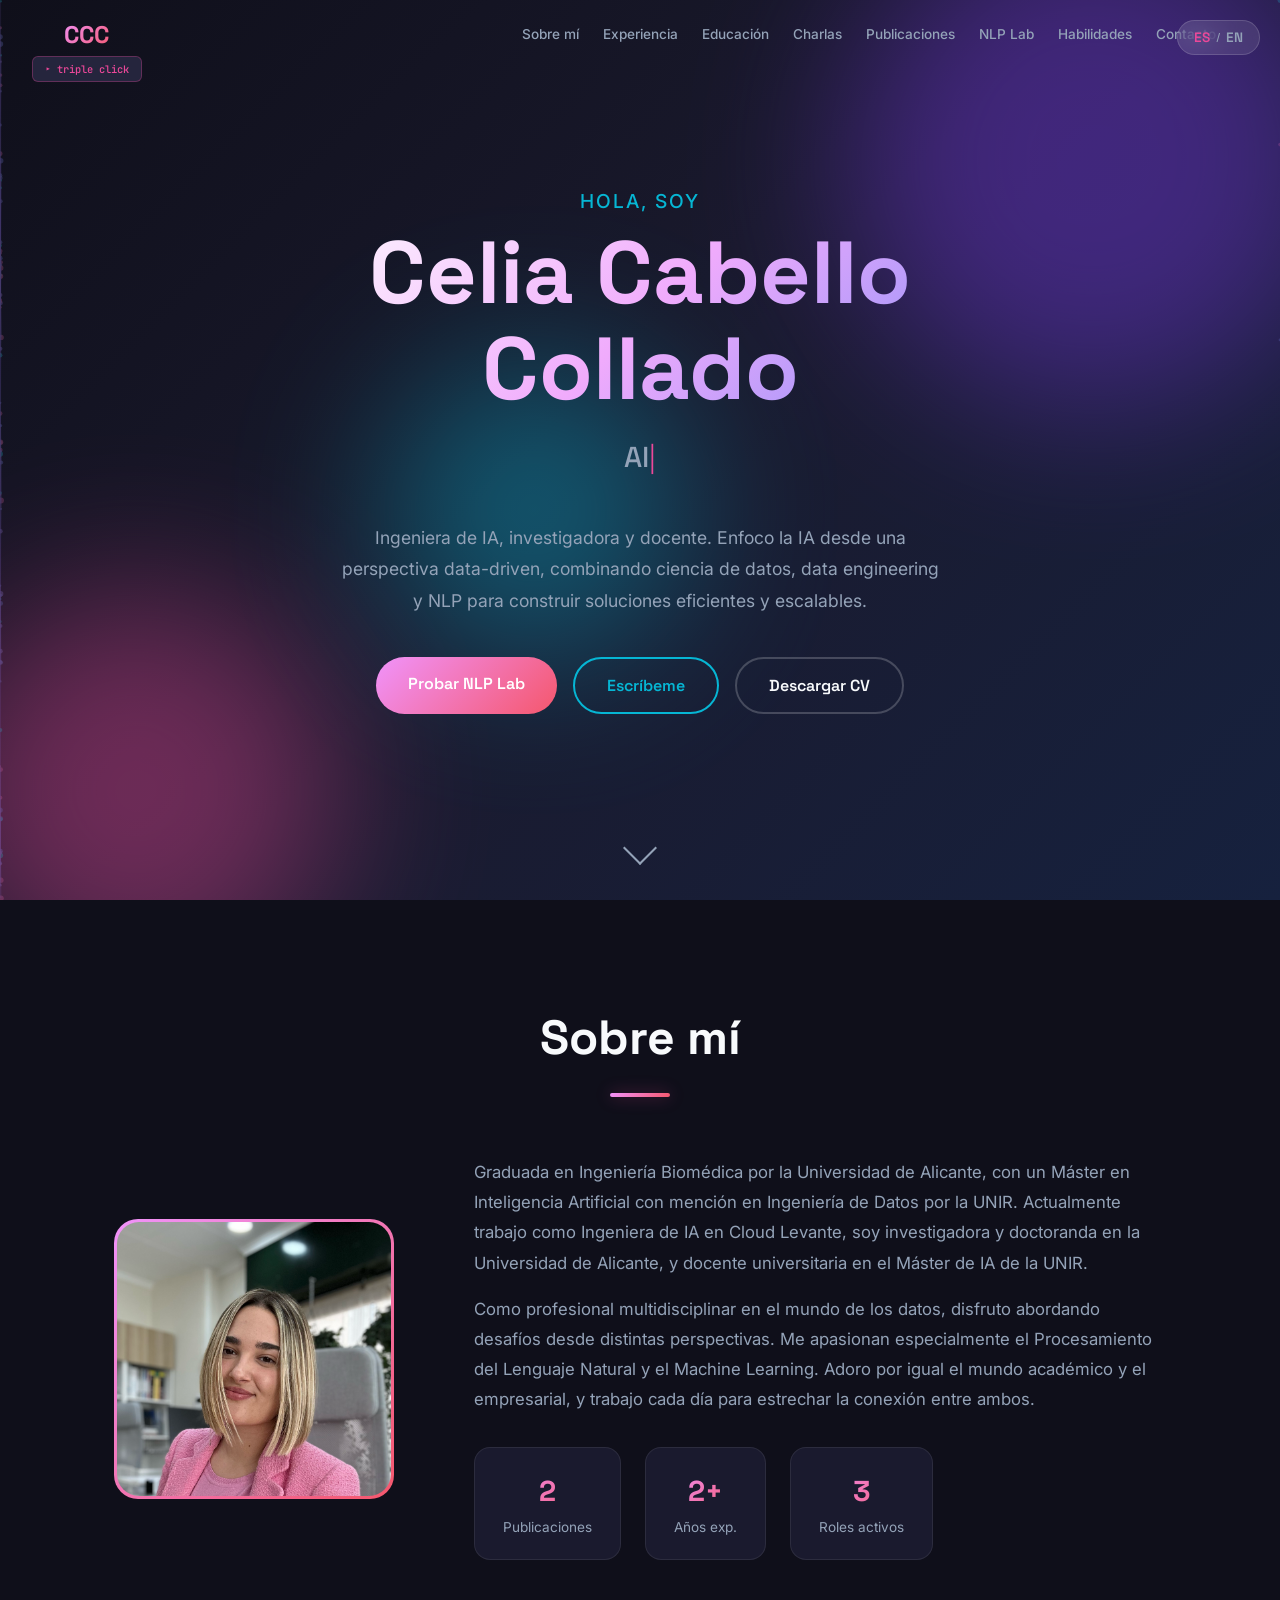
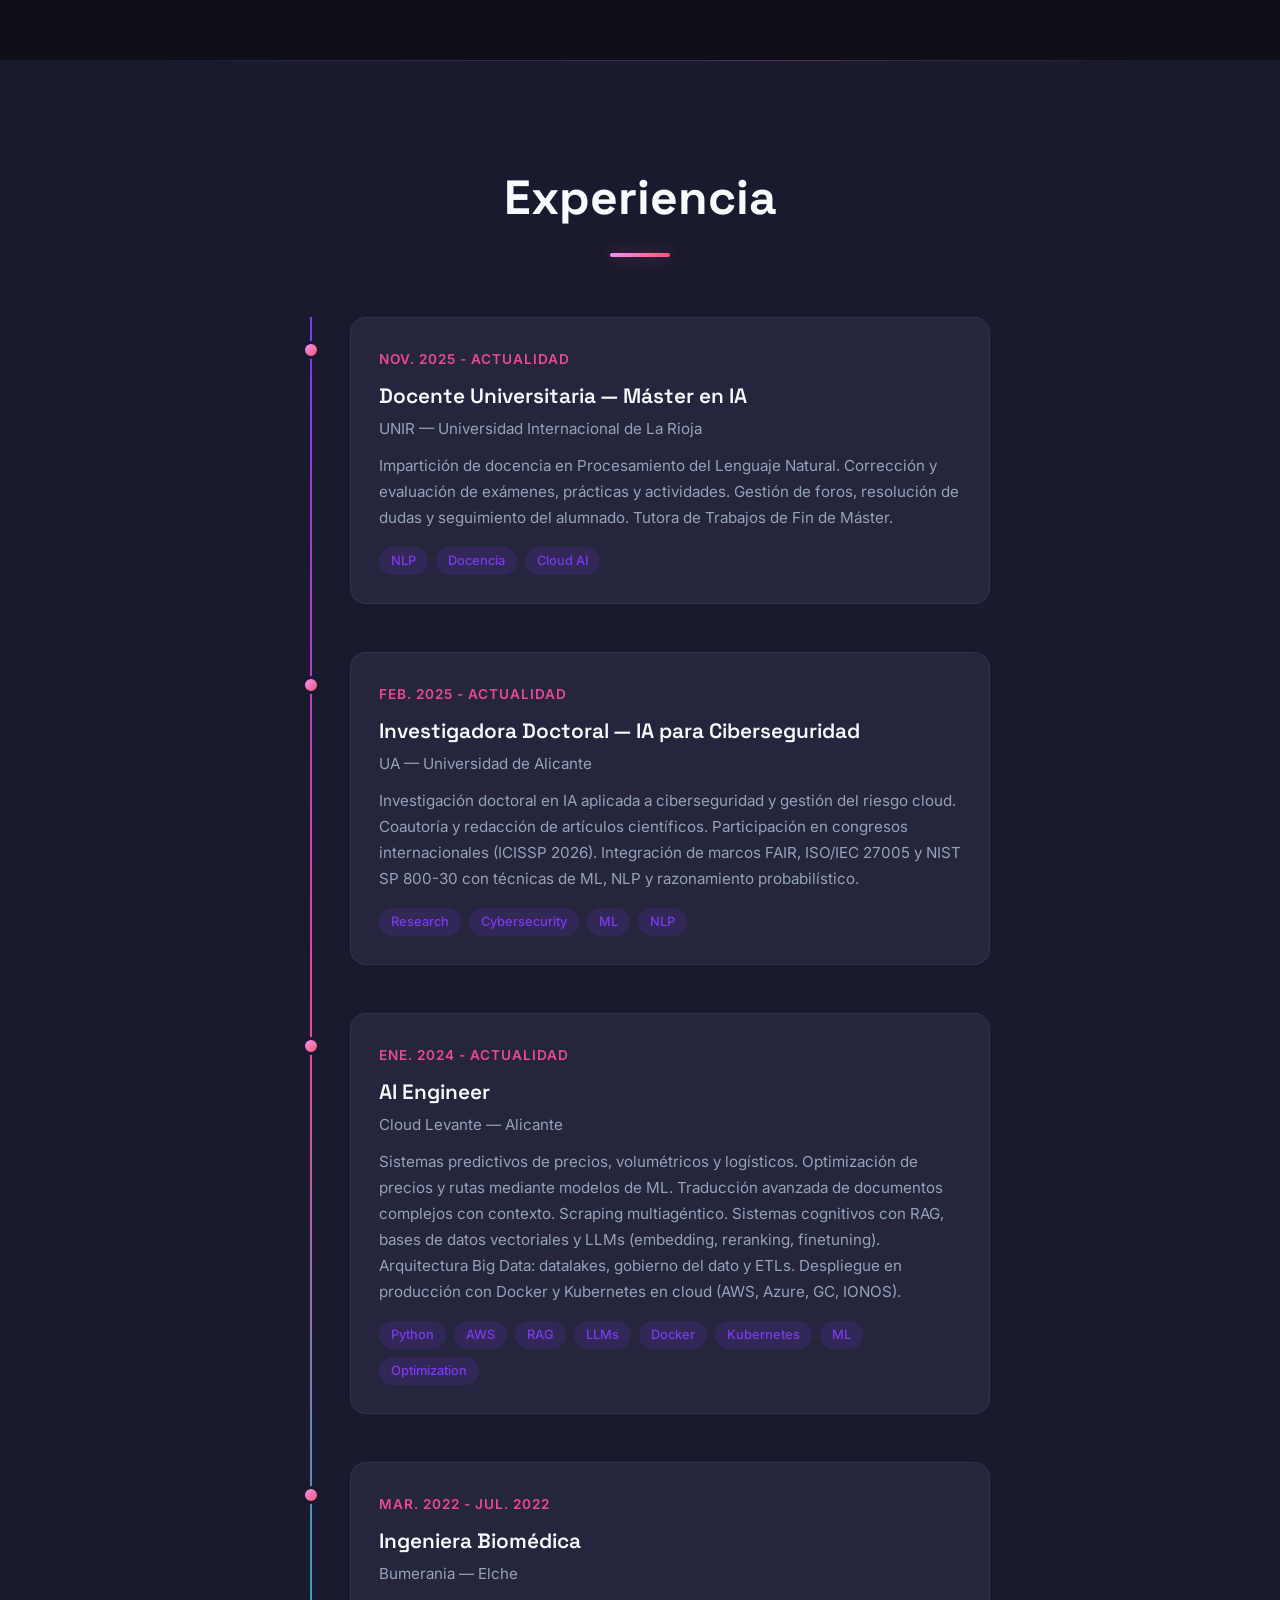
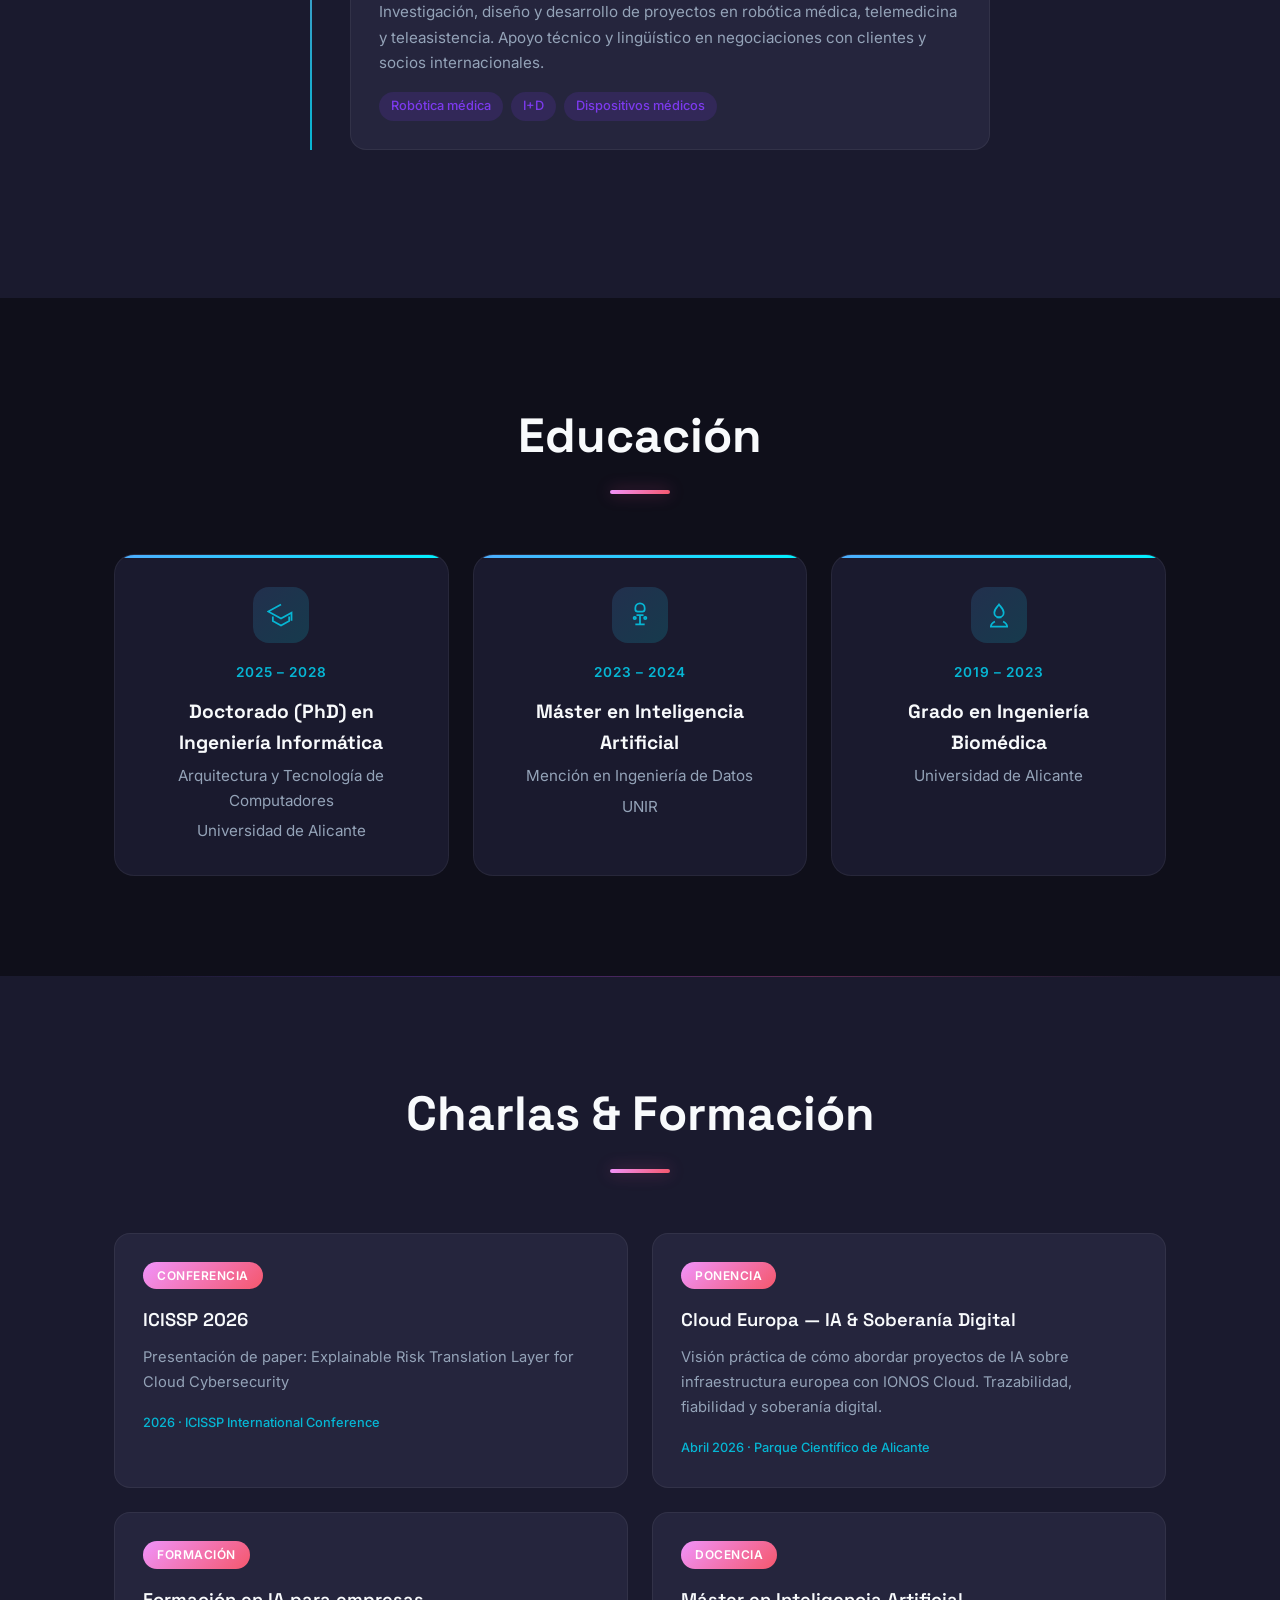
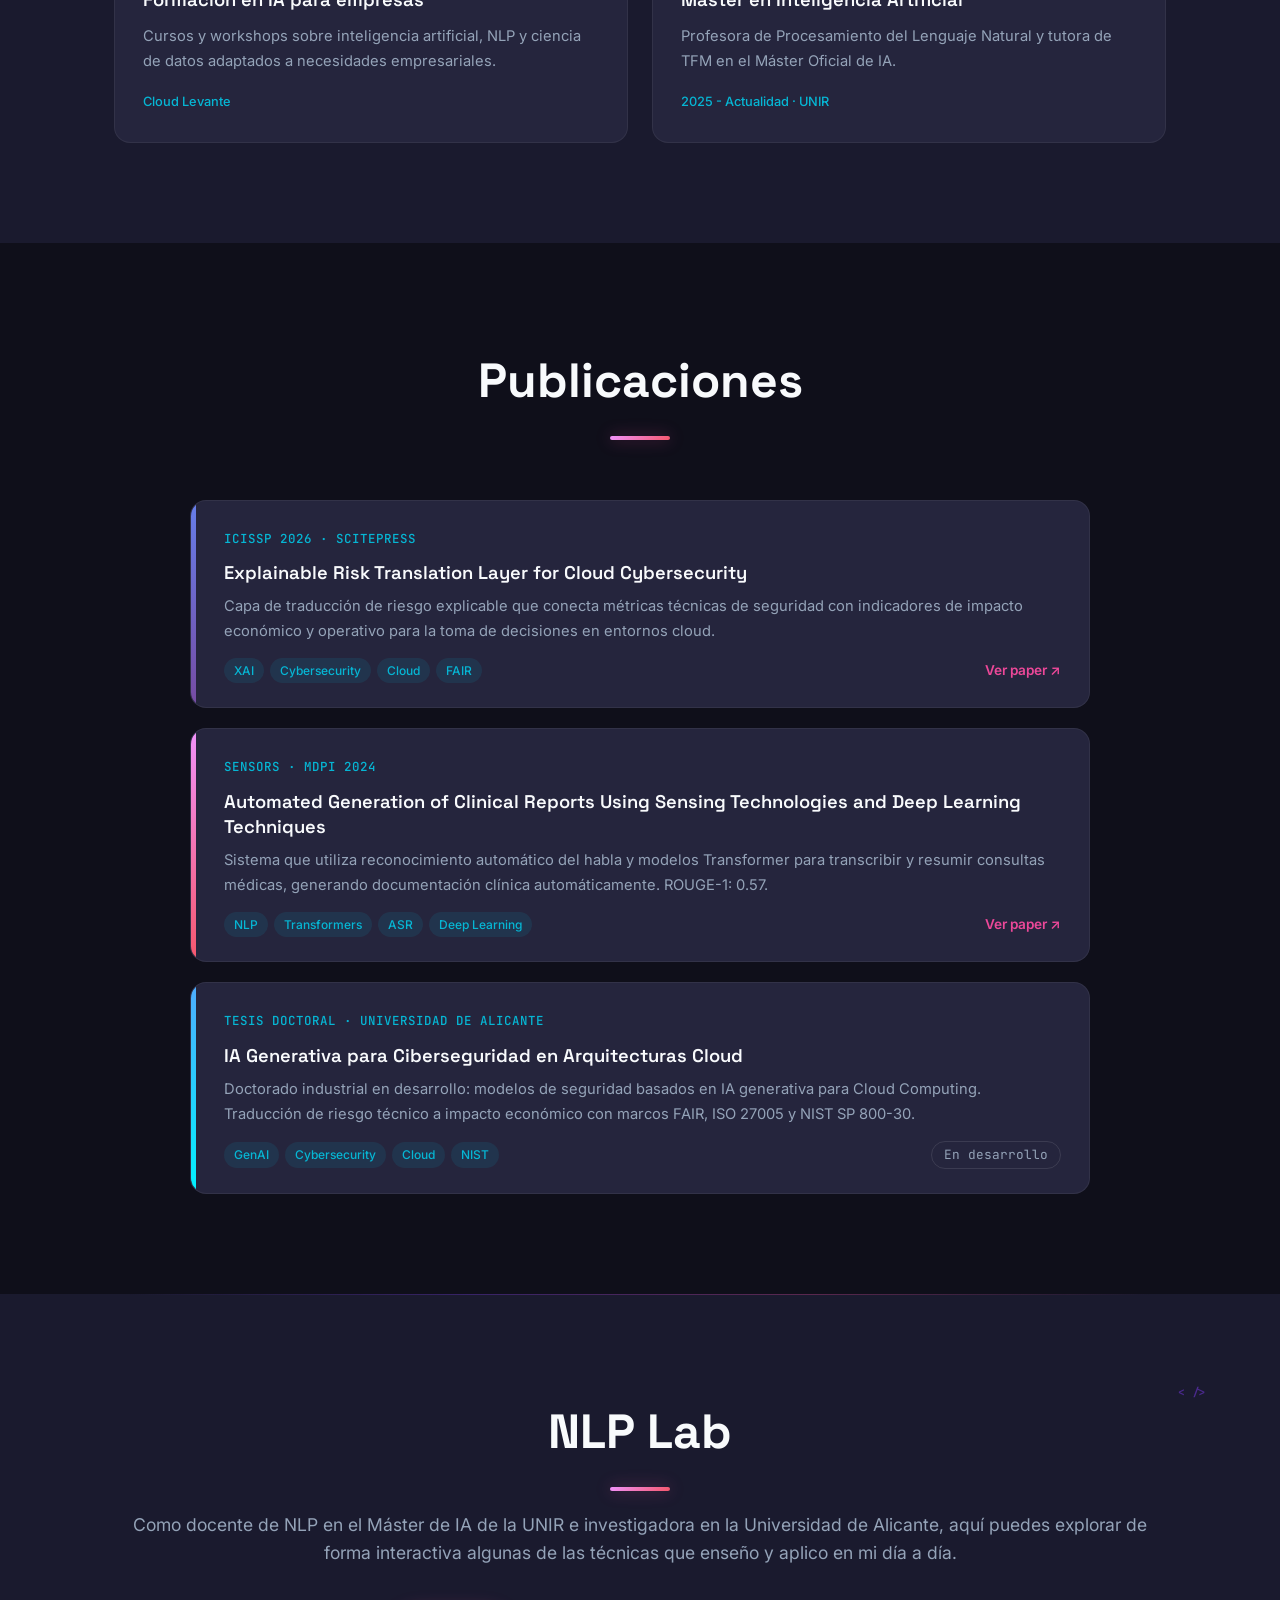
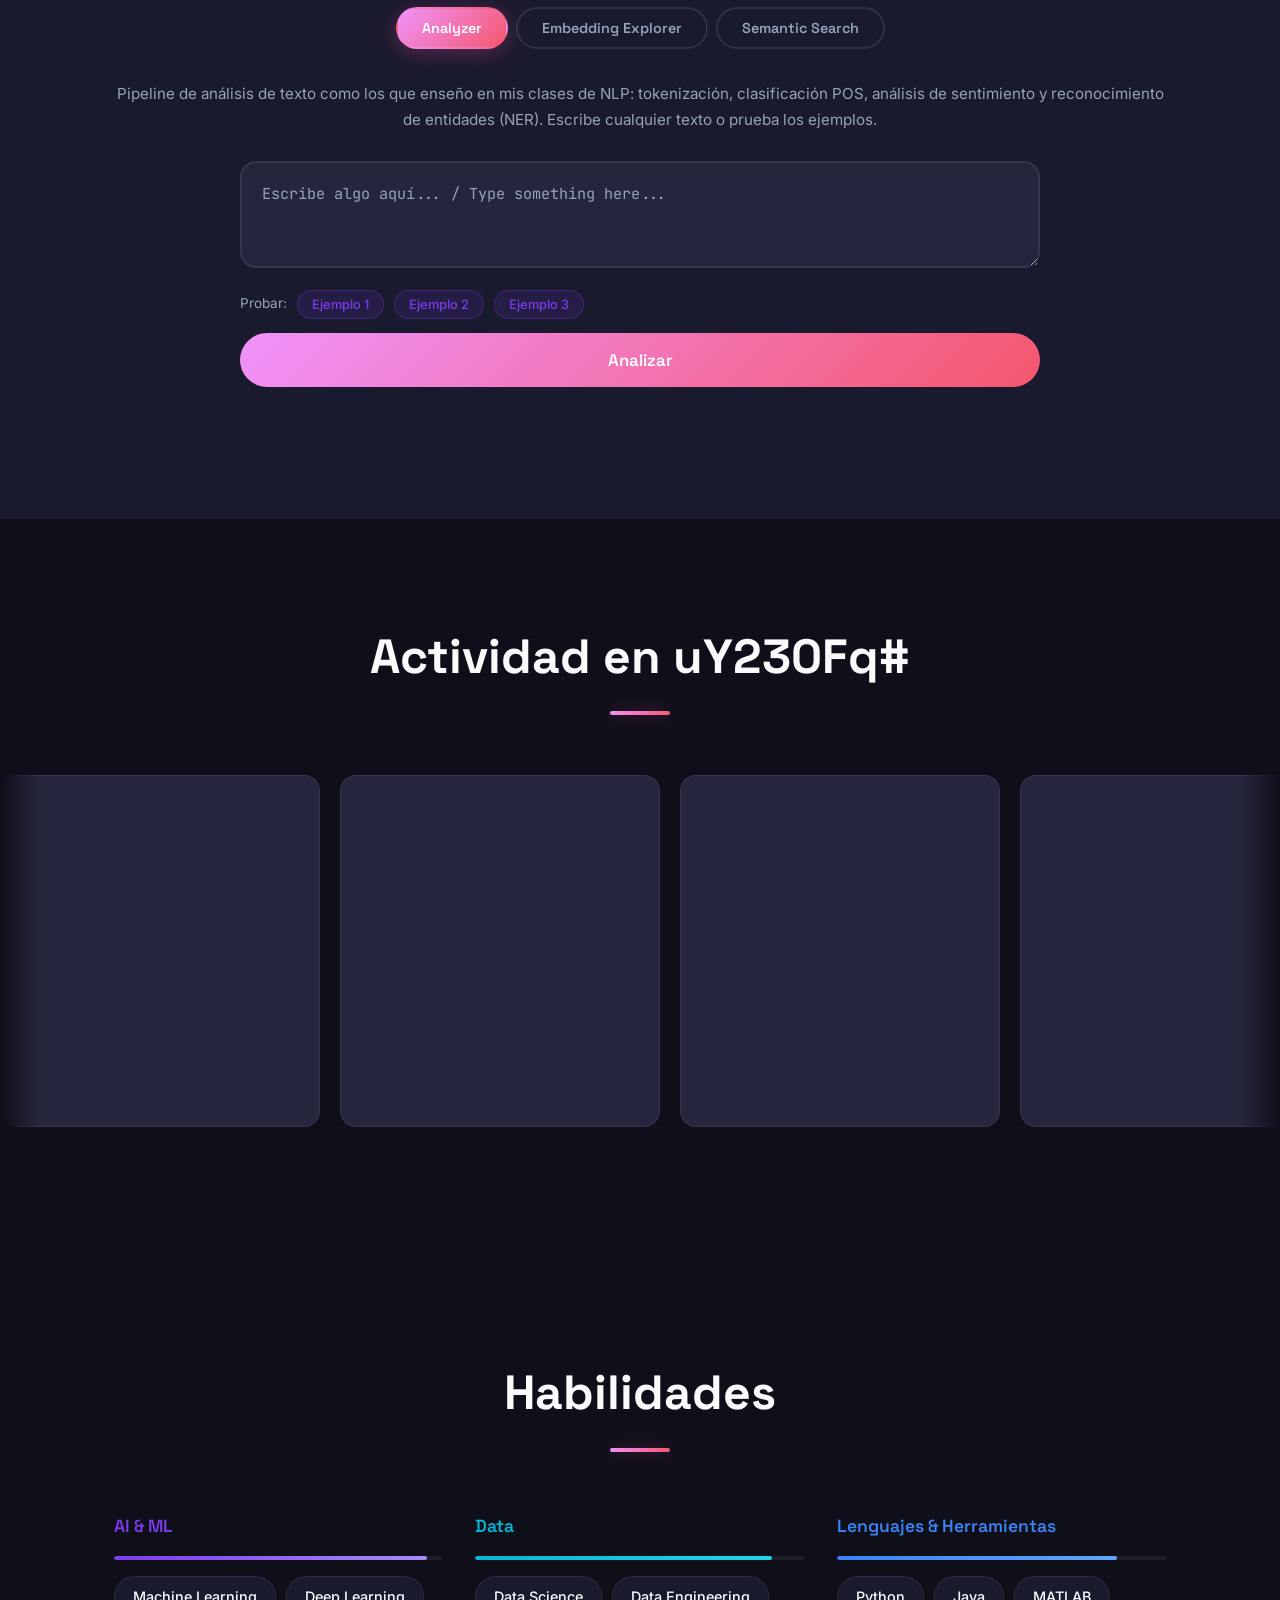
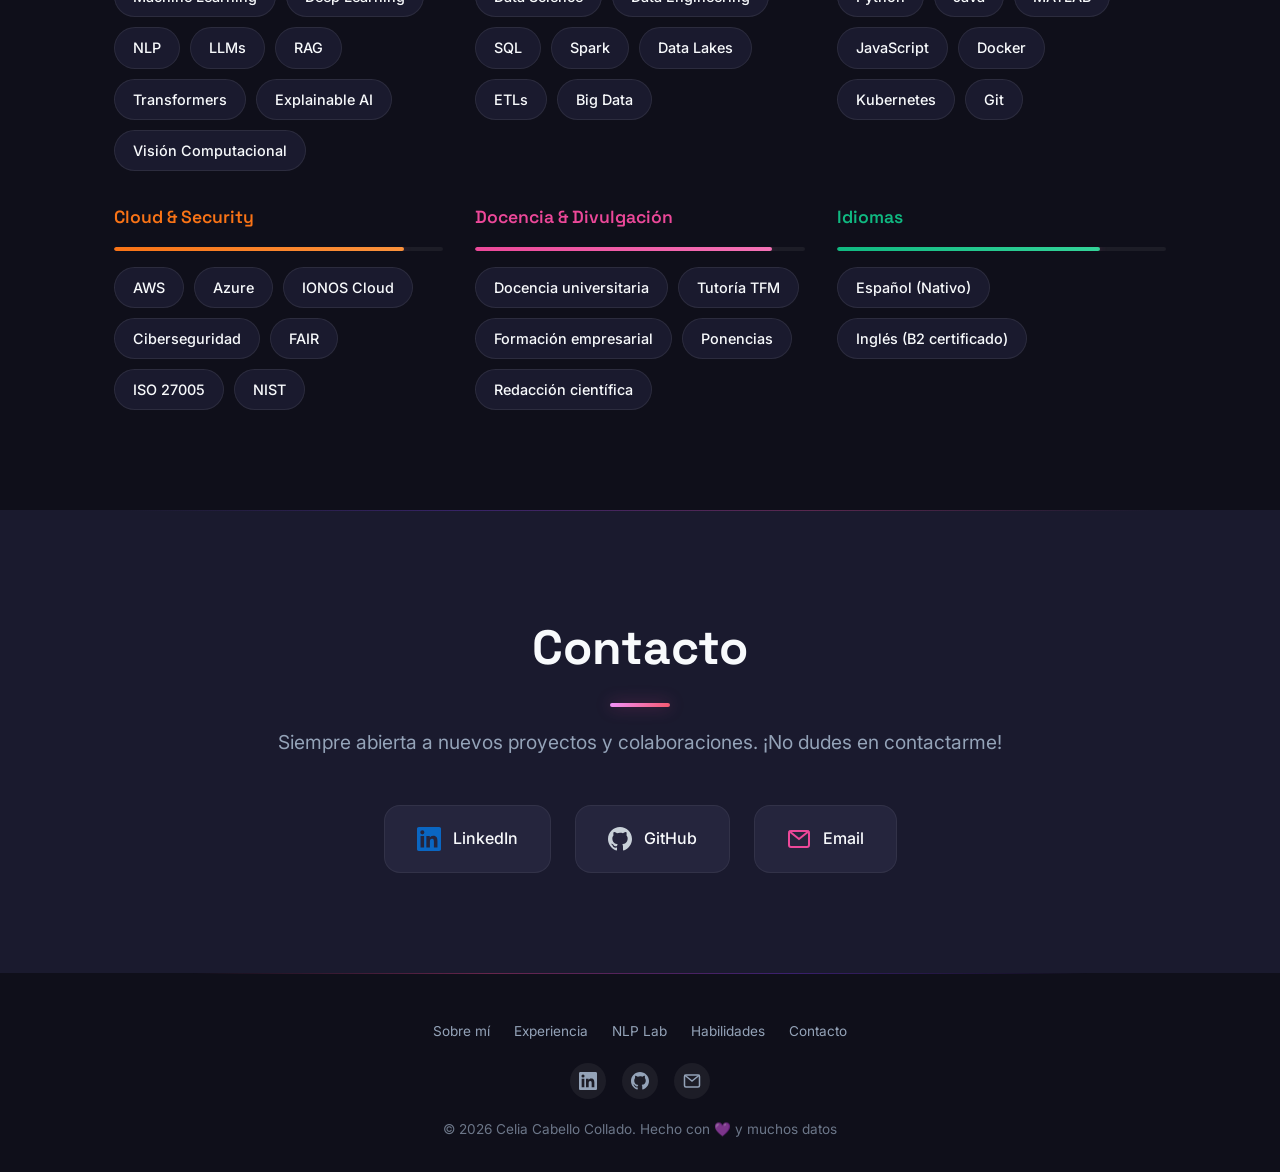
<file: index.html>
<!DOCTYPE html>
<html lang="es">
<head>
    <meta charset="UTF-8">
    <meta name="viewport" content="width=device-width, initial-scale=1.0">
    <title>Celia Cabello Collado | AI Engineer & Researcher</title>
    <meta name="description" content="Celia Cabello Collado — AI Engineer, PhD Candidate & NLP Specialist. Building intelligent systems with data science, NLP and cloud technologies.">
    <meta name="author" content="Celia Cabello Collado">
    <meta name="keywords" content="AI Engineer, NLP, Machine Learning, Data Science, PhD, Cybersecurity, Cloud, Researcher">
    <meta property="og:title" content="Celia Cabello Collado | AI Engineer & Researcher">
    <meta property="og:description" content="AI Engineer, PhD Candidate & NLP Specialist. Combining data science, NLP and cloud technologies to build efficient, scalable solutions.">
    <meta property="og:type" content="website">
    <meta property="og:url" content="https://celiacl.github.io">
    <meta property="og:image" content="https://celiacl.github.io/img/profile.jpg">
    <meta name="twitter:card" content="summary_large_image">
    <meta name="twitter:title" content="Celia Cabello Collado | AI Engineer & Researcher">
    <meta name="twitter:description" content="AI Engineer, PhD Candidate & NLP Specialist. Building intelligent systems with data science, NLP and cloud.">
    <meta name="twitter:image" content="https://celiacl.github.io/img/profile.jpg">
    <link rel="icon" type="image/svg+xml" href="data:image/svg+xml,<svg xmlns='http://www.w3.org/2000/svg' viewBox='0 0 100 100'><defs><linearGradient id='g' x1='0%25' y1='0%25' x2='100%25' y2='100%25'><stop offset='0%25' stop-color='%23f093fb'/><stop offset='100%25' stop-color='%23f5576c'/></linearGradient></defs><text y='.9em' font-size='90' font-family='sans-serif' font-weight='bold' fill='url(%23g)'>C</text></svg>">
    <link rel="stylesheet" href="styles.css">
    <link rel="preconnect" href="https://fonts.googleapis.com">
    <link href="https://fonts.googleapis.com/css2?family=Space+Grotesk:wght@400;500;600;700&family=Inter:wght@300;400;500;600&family=JetBrains+Mono:wght@400;500&display=swap" rel="stylesheet">
</head>
<body>
    <!-- Cursor Glow -->
    <div class="cursor-glow" id="cursorGlow"></div>

    <!-- Scroll Progress Bar -->
    <div class="scroll-progress" id="scrollProgress"></div>

    <!-- Language Toggle -->
    <button class="lang-toggle" id="langToggle" aria-label="Switch language">
        <span class="lang-option active" data-lang="es">ES</span>
        <span class="lang-divider">/</span>
        <span class="lang-option" data-lang="en">EN</span>
    </button>

    <!-- Navigation -->
    <nav class="nav" id="nav">
        <div class="nav-inner">
            <a href="#" class="nav-logo">CCC</a>
            <div class="nav-links">
                <a href="#about" data-es="Sobre mí" data-en="About">Sobre mí</a>
                <a href="#experience" data-es="Experiencia" data-en="Experience">Experiencia</a>
                <a href="#education" data-es="Educación" data-en="Education">Educación</a>
                <a href="#talks" data-es="Charlas" data-en="Talks">Charlas</a>
                <a href="#publications" data-es="Publicaciones" data-en="Publications">Publicaciones</a>
                <a href="#nlp-lab" data-es="NLP Lab" data-en="NLP Lab">NLP Lab</a>
                <a href="#skills" data-es="Habilidades" data-en="Skills">Habilidades</a>
                <a href="#contact" data-es="Contacto" data-en="Contact">Contacto</a>
            </div>
            <button class="nav-menu-btn" id="menuBtn" aria-label="Menu">
                <span></span><span></span><span></span>
            </button>
        </div>
    </nav>

    <!-- Hero Section -->
    <header class="hero" id="hero">
        <div class="hero-bg">
            <div class="blob blob-1"></div>
            <div class="blob blob-2"></div>
            <div class="blob blob-3"></div>
            <canvas id="heroGrid" class="hero-grid-canvas"></canvas>
        </div>
        <div class="hero-content">
            <p class="hero-greeting" data-es="Hola, soy" data-en="Hi, I'm">Hola, soy</p>
            <h1 class="hero-name">Celia Cabello Collado</h1>
            <h2 class="hero-title">
                <span id="typewriter"></span><span class="typewriter-cursor">|</span>
            </h2>
            <p class="hero-desc" data-es="Ingeniera de IA, investigadora y docente. Enfoco la IA desde una perspectiva data-driven, combinando ciencia de datos, data engineering y NLP para construir soluciones eficientes y escalables." data-en="AI Engineer, researcher and lecturer. I approach AI from a data-driven perspective, combining data science, data engineering and NLP to build efficient and scalable solutions.">Ingeniera de IA, investigadora y docente. Enfoco la IA desde una perspectiva data-driven, combinando ciencia de datos, data engineering y NLP para construir soluciones eficientes y escalables.</p>
            <div class="hero-cta">
                <a href="#nlp-lab" class="btn btn-primary" data-es="Probar NLP Lab" data-en="Try NLP Lab">Probar NLP Lab</a>
                <a href="mailto:celiacabellocollado@gmail.com" class="btn btn-outline btn-email" data-es="Escríbeme" data-en="Write me">Escríbeme</a>
                <a href="docs/cv_CeliaCabello.pdf" download="CeliaCabelloCV.pdf" class="btn btn-outline btn-download" data-es="Descargar CV" data-en="Download CV">Descargar CV</a>
            </div>
        </div>
        <div class="scroll-indicator">
            <div class="scroll-arrow"></div>
        </div>
    </header>

    <!-- About Section -->
    <section class="section" id="about">
        <div class="container">
            <h2 class="section-title" data-es="Sobre mí" data-en="About me">Sobre mí</h2>
            <div class="about-grid">
                <div class="about-image">
                    <div class="about-photo-wrapper">
                        <img src="img/profile.jpg" alt="Celia Cabello Collado" class="about-photo">
                    </div>
                </div>
                <div class="about-text">
                    <p data-es="Graduada en Ingeniería Biomédica por la Universidad de Alicante, con un Máster en Inteligencia Artificial con mención en Ingeniería de Datos por la UNIR. Actualmente trabajo como Ingeniera de IA en Cloud Levante, soy investigadora y doctoranda en la Universidad de Alicante, y docente universitaria en el Máster de IA de la UNIR." data-en="Graduated in Biomedical Engineering from the University of Alicante, with a Master's in Artificial Intelligence specializing in Data Engineering from UNIR. Currently working as an AI Engineer at Cloud Levante, while being a doctoral researcher at the University of Alicante and a university lecturer in UNIR's Master's in AI.">Graduada en Ingeniería Biomédica por la Universidad de Alicante, con un Máster en Inteligencia Artificial con mención en Ingeniería de Datos por la UNIR. Actualmente trabajo como Ingeniera de IA en Cloud Levante, soy investigadora y doctoranda en la Universidad de Alicante, y docente universitaria en el Máster de IA de la UNIR.</p>
                    <p data-es="Como profesional multidisciplinar en el mundo de los datos, disfruto abordando desafíos desde distintas perspectivas. Me apasionan especialmente el Procesamiento del Lenguaje Natural y el Machine Learning. Adoro por igual el mundo académico y el empresarial, y trabajo cada día para estrechar la conexión entre ambos." data-en="As a multidisciplinary professional in the data world, I enjoy tackling challenges from different perspectives. I'm especially passionate about Natural Language Processing and Machine Learning. I love both academia and industry equally, and work every day to strengthen the connection between them.">Como profesional multidisciplinar en el mundo de los datos, disfruto abordando desafíos desde distintas perspectivas. Me apasionan especialmente el Procesamiento del Lenguaje Natural y el Machine Learning. Adoro por igual el mundo académico y el empresarial, y trabajo cada día para estrechar la conexión entre ambos.</p>
                    <div class="about-stats">
                        <div class="stat-card">
                            <span class="stat-number">2</span>
                            <span class="stat-label" data-es="Publicaciones" data-en="Publications">Publicaciones</span>
                        </div>
                        <div class="stat-card">
                            <span class="stat-number">2+</span>
                            <span class="stat-label" data-es="Años exp." data-en="Years exp.">Años exp.</span>
                        </div>
                        <div class="stat-card">
                            <span class="stat-number">3</span>
                            <span class="stat-label" data-es="Roles activos" data-en="Active roles">Roles activos</span>
                        </div>
                    </div>
                </div>
            </div>
        </div>
    </section>

    <!-- Experience Section -->
    <section class="section section-alt" id="experience">
        <div class="container">
            <h2 class="section-title" data-es="Experiencia" data-en="Experience">Experiencia</h2>
            <div class="timeline">
                <div class="timeline-item">
                    <div class="timeline-dot"></div>
                    <div class="timeline-card">
                        <span class="timeline-date">nov. 2025 - <span data-es="Actualidad" data-en="Present">Actualidad</span></span>
                        <h3 data-es="Docente Universitaria — Máster en IA" data-en="University Lecturer — Master's in AI">Docente Universitaria — Máster en IA</h3>
                        <h4>UNIR — Universidad Internacional de La Rioja</h4>
                        <p data-es="Impartición de docencia en Procesamiento del Lenguaje Natural. Corrección y evaluación de exámenes, prácticas y actividades. Gestión de foros, resolución de dudas y seguimiento del alumnado. Tutora de Trabajos de Fin de Máster." data-en="Teaching Natural Language Processing. Grading exams, assignments and activities. Forum management, student support and follow-up. Master's thesis tutor.">Impartición de docencia en Procesamiento del Lenguaje Natural. Corrección y evaluación de exámenes, prácticas y actividades. Gestión de foros, resolución de dudas y seguimiento del alumnado. Tutora de Trabajos de Fin de Máster.</p>
                        <div class="timeline-tags">
                            <span>NLP</span><span data-es="Docencia" data-en="Teaching">Docencia</span><span>Cloud AI</span>
                        </div>
                    </div>
                </div>
                <div class="timeline-item">
                    <div class="timeline-dot"></div>
                    <div class="timeline-card">
                        <span class="timeline-date">feb. 2025 - <span data-es="Actualidad" data-en="Present">Actualidad</span></span>
                        <h3 data-es="Investigadora Doctoral — IA para Ciberseguridad" data-en="Doctoral Researcher — AI for Cybersecurity">Investigadora Doctoral — IA para Ciberseguridad</h3>
                        <h4>UA — Universidad de Alicante</h4>
                        <p data-es="Investigación doctoral en IA aplicada a ciberseguridad y gestión del riesgo cloud. Coautoría y redacción de artículos científicos. Participación en congresos internacionales (ICISSP 2026). Integración de marcos FAIR, ISO/IEC 27005 y NIST SP 800-30 con técnicas de ML, NLP y razonamiento probabilístico." data-en="Doctoral research in AI applied to cybersecurity and cloud risk management. Co-authoring and writing scientific papers. Participation in international conferences (ICISSP 2026). Integration of FAIR, ISO/IEC 27005 and NIST SP 800-30 frameworks with ML, NLP and probabilistic reasoning.">Investigación doctoral en IA aplicada a ciberseguridad y gestión del riesgo cloud. Coautoría y redacción de artículos científicos. Participación en congresos internacionales (ICISSP 2026). Integración de marcos FAIR, ISO/IEC 27005 y NIST SP 800-30 con técnicas de ML, NLP y razonamiento probabilístico.</p>
                        <div class="timeline-tags">
                            <span>Research</span><span>Cybersecurity</span><span>ML</span><span>NLP</span>
                        </div>
                    </div>
                </div>
                <div class="timeline-item">
                    <div class="timeline-dot"></div>
                    <div class="timeline-card">
                        <span class="timeline-date">ene. 2024 - <span data-es="Actualidad" data-en="Present">Actualidad</span></span>
                        <h3>AI Engineer</h3>
                        <h4>Cloud Levante — Alicante</h4>
                        <p data-es="Sistemas predictivos de precios, volumétricos y logísticos. Optimización de precios y rutas mediante modelos de ML. Traducción avanzada de documentos complejos con contexto. Scraping multiagéntico. Sistemas cognitivos con RAG, bases de datos vectoriales y LLMs (embedding, reranking, finetuning). Arquitectura Big Data: datalakes, gobierno del dato y ETLs. Despliegue en producción con Docker y Kubernetes en cloud (AWS, Azure, GC, IONOS)." data-en="Predictive systems for pricing, volumetrics and logistics. Price and route optimization through ML models. Advanced translation of complex documents with context. Multi-agent scraping. Cognitive systems with RAG, vector databases and LLMs (embedding, reranking, finetuning). Big Data architecture: datalakes, data governance and ETLs. Production deployment with Docker and Kubernetes on cloud (AWS, Azure, GC, IONOS).">Sistemas predictivos de precios, volumétricos y logísticos. Optimización de precios y rutas mediante modelos de ML. Traducción avanzada de documentos complejos con contexto. Scraping multiagéntico. Sistemas cognitivos con RAG, bases de datos vectoriales y LLMs (embedding, reranking, finetuning). Arquitectura Big Data: datalakes, gobierno del dato y ETLs. Despliegue en producción con Docker y Kubernetes en cloud (AWS, Azure, GC, IONOS).</p>
                        <div class="timeline-tags">
                            <span>Python</span><span>AWS</span><span>RAG</span><span>LLMs</span><span>Docker</span><span>Kubernetes</span><span>ML</span><span>Optimization</span>
                        </div>
                    </div>
                </div>
                <div class="timeline-item">
                    <div class="timeline-dot"></div>
                    <div class="timeline-card">
                        <span class="timeline-date">mar. 2022 - jul. 2022</span>
                        <h3 data-es="Ingeniera Biomédica" data-en="Biomedical Engineer">Ingeniera Biomédica</h3>
                        <h4>Bumerania — Elche</h4>
                        <p data-es="Investigación, diseño y desarrollo de proyectos en robótica médica, telemedicina y teleasistencia. Apoyo técnico y lingüístico en negociaciones con clientes y socios internacionales." data-en="Research, design and development of projects in medical robotics, telemedicine and teleassistance. Technical and linguistic support in negotiations with international clients and partners.">Investigación, diseño y desarrollo de proyectos en robótica médica, telemedicina y teleasistencia. Apoyo técnico y lingüístico en negociaciones con clientes y socios internacionales.</p>
                        <div class="timeline-tags">
                            <span data-es="Robótica médica" data-en="Medical Robotics">Robótica médica</span><span>I+D</span><span data-es="Dispositivos médicos" data-en="Medical Devices">Dispositivos médicos</span>
                        </div>
                    </div>
                </div>
            </div>
        </div>
    </section>

    <!-- Education Section -->
    <section class="section" id="education">
        <div class="container">
            <h2 class="section-title" data-es="Educación" data-en="Education">Educación</h2>
            <div class="education-grid">
                <div class="edu-card">
                    <div class="edu-icon-wrap"><svg class="edu-svg" viewBox="0 0 24 24" fill="none" stroke="currentColor" stroke-width="1.5"><path d="M12 3L1 9l11 6 9-4.91V17M5 13.18v4L12 21l7-3.82v-4"/></svg></div>
                    <span class="edu-date">2025 – 2028</span>
                    <h3 data-es="Doctorado (PhD) en Ingeniería Informática" data-en="PhD in Computer Engineering">Doctorado (PhD) en Ingeniería Informática</h3>
                    <h4 data-es="Arquitectura y Tecnología de Computadores" data-en="Computer Architecture and Technology">Arquitectura y Tecnología de Computadores</h4>
                    <h4>Universidad de Alicante</h4>
                </div>
                <div class="edu-card">
                    <div class="edu-icon-wrap"><svg class="edu-svg" viewBox="0 0 24 24" fill="none" stroke="currentColor" stroke-width="1.5"><path d="M12 2a4 4 0 014 4v1a2 2 0 01-2 2h-4a2 2 0 01-2-2V6a4 4 0 014-4z"/><path d="M9 12h6m-3 0v8m-4 0h8"/><circle cx="7.5" cy="14.5" r="1"/><circle cx="16.5" cy="14.5" r="1"/></svg></div>
                    <span class="edu-date">2023 – 2024</span>
                    <h3 data-es="Máster en Inteligencia Artificial" data-en="Master's in Artificial Intelligence">Máster en Inteligencia Artificial</h3>
                    <h4 data-es="Mención en Ingeniería de Datos" data-en="Specialization in Data Engineering">Mención en Ingeniería de Datos</h4>
                    <h4>UNIR</h4>
                </div>
                <div class="edu-card">
                    <div class="edu-icon-wrap"><svg class="edu-svg" viewBox="0 0 24 24" fill="none" stroke="currentColor" stroke-width="1.5"><path d="M12 3c-1.5 2-4 4-4 7a4 4 0 008 0c0-3-2.5-5-4-7z"/><path d="M8.5 17.5c-2 1-3.5 2.5-3.5 4.5h14c0-2-1.5-3.5-3.5-4.5"/><path d="M10 14h4"/></svg></div>
                    <span class="edu-date">2019 – 2023</span>
                    <h3 data-es="Grado en Ingeniería Biomédica" data-en="Degree in Biomedical Engineering">Grado en Ingeniería Biomédica</h3>
                    <h4>Universidad de Alicante</h4>
                </div>
            </div>
        </div>
    </section>

    <!-- Talks & Conferences Section -->
    <section class="section section-alt" id="talks">
        <div class="container">
            <h2 class="section-title" data-es="Charlas & Formación" data-en="Talks & Training">Charlas & Formación</h2>
            <div class="talks-grid">
                <div class="talk-card">
                    <div class="talk-type" data-es="Conferencia" data-en="Conference">Conferencia</div>
                    <h3>ICISSP 2026</h3>
                    <p class="talk-topic" data-es="Presentación de paper: Explainable Risk Translation Layer for Cloud Cybersecurity" data-en="Paper presentation: Explainable Risk Translation Layer for Cloud Cybersecurity">Presentación de paper: Explainable Risk Translation Layer for Cloud Cybersecurity</p>
                    <span class="talk-meta">2026 · ICISSP International Conference</span>
                </div>
                <div class="talk-card">
                    <div class="talk-type" data-es="Ponencia" data-en="Speaker">Ponencia</div>
                    <h3 data-es="Cloud Europa — IA & Soberanía Digital" data-en="Cloud Europa — AI & Digital Sovereignty">Cloud Europa — IA & Soberanía Digital</h3>
                    <p class="talk-topic" data-es="Visión práctica de cómo abordar proyectos de IA sobre infraestructura europea con IONOS Cloud. Trazabilidad, fiabilidad y soberanía digital." data-en="Practical vision on how to approach AI projects on European infrastructure with IONOS Cloud. Traceability, reliability and digital sovereignty.">Visión práctica de cómo abordar proyectos de IA sobre infraestructura europea con IONOS Cloud. Trazabilidad, fiabilidad y soberanía digital.</p>
                    <span class="talk-meta">Abril 2026 · Parque Científico de Alicante</span>
                </div>
                <div class="talk-card">
                    <div class="talk-type" data-es="Formación" data-en="Training">Formación</div>
                    <h3 data-es="Formación en IA para empresas" data-en="AI Training for companies">Formación en IA para empresas</h3>
                    <p class="talk-topic" data-es="Cursos y workshops sobre inteligencia artificial, NLP y ciencia de datos adaptados a necesidades empresariales." data-en="Courses and workshops on artificial intelligence, NLP and data science tailored to business needs.">Cursos y workshops sobre inteligencia artificial, NLP y ciencia de datos adaptados a necesidades empresariales.</p>
                    <span class="talk-meta">Cloud Levante</span>
                </div>
                <div class="talk-card">
                    <div class="talk-type" data-es="Docencia" data-en="Teaching">Docencia</div>
                    <h3 data-es="Máster en Inteligencia Artificial" data-en="Master's in Artificial Intelligence">Máster en Inteligencia Artificial</h3>
                    <p class="talk-topic" data-es="Profesora de Procesamiento del Lenguaje Natural y tutora de TFM en el Máster Oficial de IA." data-en="Professor of Natural Language Processing and Master's thesis tutor in the Official Master's in AI.">Profesora de Procesamiento del Lenguaje Natural y tutora de TFM en el Máster Oficial de IA.</p>
                    <span class="talk-meta">2025 - <span data-es="Actualidad" data-en="Present">Actualidad</span> · UNIR</span>
                </div>
            </div>
        </div>
    </section>

    <!-- Publications Section -->
    <section class="section" id="publications">
        <div class="container">
            <h2 class="section-title" data-es="Publicaciones" data-en="Publications">Publicaciones</h2>
            <div class="pub-list">
                <a href="https://www.scitepress.org/PublicationsDetail.aspx?ID=pseRlzwrcRo=&t=1" target="_blank" class="pub-card">
                    <div class="pub-accent" style="background: linear-gradient(180deg, #667eea, #764ba2);"></div>
                    <div class="pub-content">
                        <span class="pub-venue">ICISSP 2026 &middot; SCITEPRESS</span>
                        <h3>Explainable Risk Translation Layer for Cloud Cybersecurity</h3>
                        <p data-es="Capa de traducción de riesgo explicable que conecta métricas técnicas de seguridad con indicadores de impacto económico y operativo para la toma de decisiones en entornos cloud." data-en="Explainable risk translation layer bridging technical security metrics and business-oriented impact metrics for better cybersecurity decision-making in cloud environments.">Capa de traducción de riesgo explicable que conecta métricas técnicas de seguridad con indicadores de impacto económico y operativo para la toma de decisiones en entornos cloud.</p>
                        <div class="pub-meta">
                            <div class="pub-tags"><span>XAI</span><span>Cybersecurity</span><span>Cloud</span><span>FAIR</span></div>
                            <span class="pub-link" data-es="Ver paper ↗" data-en="View paper ↗">Ver paper ↗</span>
                        </div>
                    </div>
                </a>
                <a href="https://doi.org/10.3390/s24092751" target="_blank" class="pub-card">
                    <div class="pub-accent" style="background: linear-gradient(180deg, #f093fb, #f5576c);"></div>
                    <div class="pub-content">
                        <span class="pub-venue">Sensors &middot; MDPI 2024</span>
                        <h3>Automated Generation of Clinical Reports Using Sensing Technologies and Deep Learning Techniques</h3>
                        <p data-es="Sistema que utiliza reconocimiento automático del habla y modelos Transformer para transcribir y resumir consultas médicas, generando documentación clínica automáticamente. ROUGE-1: 0.57." data-en="System using automatic speech recognition and Transformer models to transcribe and summarize medical consultations, generating clinical documentation. ROUGE-1: 0.57.">Sistema que utiliza reconocimiento automático del habla y modelos Transformer para transcribir y resumir consultas médicas, generando documentación clínica automáticamente. ROUGE-1: 0.57.</p>
                        <div class="pub-meta">
                            <div class="pub-tags"><span>NLP</span><span>Transformers</span><span>ASR</span><span>Deep Learning</span></div>
                            <span class="pub-link" data-es="Ver paper ↗" data-en="View paper ↗">Ver paper ↗</span>
                        </div>
                    </div>
                </a>
                <div class="pub-card pub-card-wip">
                    <div class="pub-accent" style="background: linear-gradient(180deg, #4facfe, #00f2fe);"></div>
                    <div class="pub-content">
                        <span class="pub-venue"><span data-es="Tesis Doctoral" data-en="PhD Thesis">Tesis Doctoral</span> &middot; Universidad de Alicante</span>
                        <h3 data-es="IA Generativa para Ciberseguridad en Arquitecturas Cloud" data-en="Generative AI for Cybersecurity in Cloud Architectures">IA Generativa para Ciberseguridad en Arquitecturas Cloud</h3>
                        <p data-es="Doctorado industrial en desarrollo: modelos de seguridad basados en IA generativa para Cloud Computing. Traducción de riesgo técnico a impacto económico con marcos FAIR, ISO 27005 y NIST SP 800-30." data-en="Industrial PhD in progress: generative AI security models for Cloud Computing. Technical risk to economic impact translation using FAIR, ISO 27005 and NIST SP 800-30 frameworks.">Doctorado industrial en desarrollo: modelos de seguridad basados en IA generativa para Cloud Computing. Traducción de riesgo técnico a impacto económico con marcos FAIR, ISO 27005 y NIST SP 800-30.</p>
                        <div class="pub-meta">
                            <div class="pub-tags"><span>GenAI</span><span>Cybersecurity</span><span>Cloud</span><span>NIST</span></div>
                            <span class="pub-status" data-es="En desarrollo" data-en="In progress">En desarrollo</span>
                        </div>
                    </div>
                </div>
            </div>
        </div>
    </section>

    <!-- NLP Lab Section -->
    <section class="section section-alt" id="nlp-lab">
        <div class="container">
            <h2 class="section-title">NLP Lab</h2>
            <p class="nlp-subtitle" data-es="Como docente de NLP en el Máster de IA de la UNIR e investigadora en la Universidad de Alicante, aquí puedes explorar de forma interactiva algunas de las técnicas que enseño y aplico en mi día a día." data-en="As an NLP lecturer in UNIR's Master in AI and researcher at the University of Alicante, here you can interactively explore some of the techniques I teach and apply in my daily work.">Como docente de NLP en el Máster de IA de la UNIR e investigadora en la Universidad de Alicante, aquí puedes explorar de forma interactiva algunas de las técnicas que enseño y aplico en mi día a día.</p>

            <!-- Tabs -->
            <div class="lab-tabs">
                <button class="lab-tab active" data-tab="analyzer" data-es="Analyzer" data-en="Analyzer">Analyzer</button>
                <button class="lab-tab" data-tab="embeddings" data-es="Embedding Explorer" data-en="Embedding Explorer">Embedding Explorer</button>
                <button class="lab-tab" data-tab="search" data-es="Semantic Search" data-en="Semantic Search">Semantic Search</button>
            </div>

            <!-- Tab 1: Analyzer -->
            <div class="lab-panel active" id="panel-analyzer">
                <p class="panel-desc" data-es="Pipeline de análisis de texto como los que enseño en mis clases de NLP: tokenización, clasificación POS, análisis de sentimiento y reconocimiento de entidades (NER). Escribe cualquier texto o prueba los ejemplos." data-en="Text analysis pipeline like the ones I teach in my NLP classes: tokenization, POS classification, sentiment analysis and Named Entity Recognition (NER). Type any text or try the examples.">Pipeline de análisis de texto como los que enseño en mis clases de NLP: tokenización, clasificación POS, análisis de sentimiento y reconocimiento de entidades (NER). Escribe cualquier texto o prueba los ejemplos.</p>
                <div class="nlp-playground">
                    <div class="nlp-input-area">
                        <textarea id="nlpInput" rows="3" placeholder="Escribe algo aquí... / Type something here..."></textarea>
                        <div class="nlp-examples">
                            <span data-es="Probar:" data-en="Try:">Probar:</span>
                            <button class="nlp-example-btn" data-text="El sistema predictivo de precios utiliza modelos de machine learning para optimizar la estimación de costes logísticos en tiempo real.">Ejemplo 1</button>
                            <button class="nlp-example-btn" data-text="The cybersecurity risks in cloud computing require explainable AI solutions for better decision-making using FAIR and NIST frameworks.">Ejemplo 2</button>
                            <button class="nlp-example-btn" data-text="Los agentes inteligentes de scraping multiagéntico extraen y traducen documentos complejos con contexto mediante LLMs y técnicas avanzadas de NLP.">Ejemplo 3</button>
                        </div>
                        <button id="nlpAnalyze" class="btn btn-primary nlp-btn" data-es="Analizar" data-en="Analyze">Analizar</button>
                    </div>
                    <div class="nlp-results" id="nlpResults">
                        <div class="nlp-result-card" id="nlpTokens">
                            <h4>Tokenization</h4>
                            <div class="nlp-tokens-container" id="tokensContainer"></div>
                        </div>
                        <div class="nlp-result-card" id="nlpSentiment">
                            <h4 data-es="Análisis de Sentimiento" data-en="Sentiment Analysis">Análisis de Sentimiento</h4>
                            <div class="sentiment-display">
                                <span class="sentiment-emoji" id="sentimentEmoji"></span>
                                <div class="sentiment-bar-bg">
                                    <div class="sentiment-bar" id="sentimentBar"></div>
                                </div>
                                <span class="sentiment-label" id="sentimentLabel"></span>
                            </div>
                        </div>
                        <div class="nlp-result-card" id="nlpEntities">
                            <h4 data-es="Entidades Detectadas (NER)" data-en="Detected Entities (NER)">Entidades Detectadas (NER)</h4>
                            <div class="ner-container" id="nerContainer"></div>
                        </div>
                        <div class="nlp-result-card" id="nlpStats">
                            <h4 data-es="Estadísticas" data-en="Statistics">Estadísticas</h4>
                            <div class="stats-grid" id="statsContainer"></div>
                        </div>
                    </div>
                </div>
            </div>

            <!-- Tab 2: Embedding Explorer -->
            <div class="lab-panel" id="panel-embeddings">
                <p class="panel-desc" data-es="En mi día a día como AI Engineer utilizo embeddings, bases de datos vectoriales y LLMs para construir sistemas RAG. Esta visualización muestra cómo las palabras se agrupan por significado en un espacio vectorial — el mismo principio detrás de los motores de búsqueda semántica que desarrollo. Haz clic en un punto para ver sus vecinos." data-en="In my daily work as an AI Engineer I use embeddings, vector databases and LLMs to build RAG systems. This visualization shows how words cluster by meaning in vector space — the same principle behind the semantic search engines I develop. Click a point to see its neighbors.">En mi día a día como AI Engineer utilizo embeddings, bases de datos vectoriales y LLMs para construir sistemas RAG. Esta visualización muestra cómo las palabras se agrupan por significado en un espacio vectorial — el mismo principio detrás de los motores de búsqueda semántica que desarrollo. Haz clic en un punto para ver sus vecinos.</p>
                <div class="embed-controls">
                    <input type="text" id="embedSearch" class="embed-search" placeholder="Search word..." data-es="Buscar palabra..." data-en="Search word...">
                    <div class="embed-legend" id="embedLegend"></div>
                </div>
                <div class="embed-canvas-wrap">
                    <canvas id="embeddingCanvas"></canvas>
                </div>
            </div>

            <!-- Tab 3: Semantic Search -->
            <div class="lab-panel" id="panel-search">
                <p class="panel-desc" data-es="Motor de búsqueda semántica sobre mi trayectoria profesional. Utiliza TF-IDF y similitud coseno para encontrar las áreas de mi CV más relevantes a tu consulta — las mismas técnicas de Information Retrieval que aplico en mi investigación doctoral y en los sistemas cognitivos que construyo." data-en="Semantic search engine over my professional background. Uses TF-IDF and cosine similarity to find the most relevant areas of my CV for your query — the same Information Retrieval techniques I apply in my doctoral research and in the cognitive systems I build.">Motor de búsqueda semántica sobre mi trayectoria profesional. Utiliza TF-IDF y similitud coseno para encontrar las áreas de mi CV más relevantes a tu consulta — las mismas técnicas de Information Retrieval que aplico en mi investigación doctoral y en los sistemas cognitivos que construyo.</p>
                <div class="search-input-area">
                    <input type="text" id="semanticInput" class="semantic-input" placeholder="e.g. clinical NLP, cloud security, transformers..." data-es="ej: NLP clínico, seguridad cloud, transformers..." data-en="e.g. clinical NLP, cloud security, transformers...">
                    <button id="semanticSearch" class="btn btn-primary nlp-btn" data-es="Buscar" data-en="Search">Buscar</button>
                </div>
                <div class="search-results" id="searchResults"></div>
            </div>
        </div>
    </section>

    <!-- LinkedIn Activity -->
    <section class="section" id="linkedin">
        <div class="container">
            <h2 class="section-title" data-es="Actividad en LinkedIn" data-en="LinkedIn Activity">Actividad en LinkedIn</h2>
        </div>
        <div class="linkedin-scroll-wrapper">
            <div class="linkedin-scroll-track">
                <div class="linkedin-embed">
                    <iframe src="https://www.linkedin.com/embed/feed/update/urn:li:share:7441815135779770368?collapsed=1" height="350" width="100%" frameborder="0" allowfullscreen="" title="Publicación integrada"></iframe>
                </div>
                <div class="linkedin-embed">
                    <iframe src="https://www.linkedin.com/embed/feed/update/urn:li:share:7442525775884488704" height="350" width="100%" frameborder="0" allowfullscreen="" title="ICISSP 2026 Paper"></iframe>
                </div>
                <div class="linkedin-embed">
                    <iframe src="https://www.linkedin.com/embed/feed/update/urn:li:share:7437457968696201216?collapsed=1" height="350" width="100%" frameborder="0" allowfullscreen="" title="Cloud Europa Event"></iframe>
                </div>
                <div class="linkedin-embed">
                    <iframe src="https://www.linkedin.com/embed/feed/update/urn:li:ugcPost:7394307720792670208?collapsed=1" height="350" width="100%" frameborder="0" allowfullscreen="" title="Forum Europeo IA"></iframe>
                </div>
                <div class="linkedin-embed">
                    <iframe src="https://www.linkedin.com/embed/feed/update/urn:li:share:7294678419542306816?collapsed=1" height="350" width="100%" frameborder="0" allowfullscreen="" title="UNIR Lecturer"></iframe>
                </div>
                <div class="linkedin-embed">
                    <iframe src="https://www.linkedin.com/embed/feed/update/urn:li:share:7254146148263743488?collapsed=1" height="350" width="100%" frameborder="0" allowfullscreen="" title="AWS User Group"></iframe>
                </div>
                <div class="linkedin-embed">
                    <iframe src="https://www.linkedin.com/embed/feed/update/urn:li:share:7190643524265021440?collapsed=1" height="350" width="100%" frameborder="0" allowfullscreen="" title="Cloud Levante Team"></iframe>
                </div>
            </div>
        </div>
    </section>

    <!-- Skills Section -->
    <section class="section" id="skills">
        <div class="container">
            <h2 class="section-title" data-es="Habilidades" data-en="Skills">Habilidades</h2>
            <div class="skills-grid">
                <div class="skill-category skill-ai">
                    <h3>AI & ML</h3>
                    <div class="skill-bar-wrap"><div class="skill-bar-fill" data-level="95"></div></div>
                    <div class="skill-items">
                        <div class="skill-chip">Machine Learning</div>
                        <div class="skill-chip">Deep Learning</div>
                        <div class="skill-chip">NLP</div>
                        <div class="skill-chip">LLMs</div>
                        <div class="skill-chip">RAG</div>
                        <div class="skill-chip">Transformers</div>
                        <div class="skill-chip">Explainable AI</div>
                        <div class="skill-chip" data-es="Visión Computacional" data-en="Computer Vision">Visión Computacional</div>
                    </div>
                </div>
                <div class="skill-category skill-data">
                    <h3>Data</h3>
                    <div class="skill-bar-wrap"><div class="skill-bar-fill" data-level="90"></div></div>
                    <div class="skill-items">
                        <div class="skill-chip">Data Science</div>
                        <div class="skill-chip">Data Engineering</div>
                        <div class="skill-chip">SQL</div>
                        <div class="skill-chip">Spark</div>
                        <div class="skill-chip">Data Lakes</div>
                        <div class="skill-chip">ETLs</div>
                        <div class="skill-chip">Big Data</div>
                    </div>
                </div>
                <div class="skill-category skill-tools">
                    <h3 data-es="Lenguajes & Herramientas" data-en="Languages & Tools">Lenguajes & Herramientas</h3>
                    <div class="skill-bar-wrap"><div class="skill-bar-fill" data-level="85"></div></div>
                    <div class="skill-items">
                        <div class="skill-chip">Python</div>
                        <div class="skill-chip">Java</div>
                        <div class="skill-chip">MATLAB</div>
                        <div class="skill-chip">JavaScript</div>
                        <div class="skill-chip">Docker</div>
                        <div class="skill-chip">Kubernetes</div>
                        <div class="skill-chip">Git</div>
                    </div>
                </div>
                <div class="skill-category skill-cloud">
                    <h3>Cloud & Security</h3>
                    <div class="skill-bar-wrap"><div class="skill-bar-fill" data-level="88"></div></div>
                    <div class="skill-items">
                        <div class="skill-chip">AWS</div>
                        <div class="skill-chip">Azure</div>
                        <div class="skill-chip">IONOS Cloud</div>
                        <div class="skill-chip" data-es="Ciberseguridad" data-en="Cybersecurity">Ciberseguridad</div>
                        <div class="skill-chip">FAIR</div>
                        <div class="skill-chip">ISO 27005</div>
                        <div class="skill-chip">NIST</div>
                    </div>
                </div>
                <div class="skill-category skill-teach">
                    <h3 data-es="Docencia & Divulgación" data-en="Teaching & Outreach">Docencia & Divulgación</h3>
                    <div class="skill-bar-wrap"><div class="skill-bar-fill" data-level="90"></div></div>
                    <div class="skill-items">
                        <div class="skill-chip" data-es="Docencia universitaria" data-en="University teaching">Docencia universitaria</div>
                        <div class="skill-chip" data-es="Tutoría TFM" data-en="Thesis tutoring">Tutoría TFM</div>
                        <div class="skill-chip" data-es="Formación empresarial" data-en="Corporate training">Formación empresarial</div>
                        <div class="skill-chip" data-es="Ponencias" data-en="Public speaking">Ponencias</div>
                        <div class="skill-chip" data-es="Redacción científica" data-en="Scientific writing">Redacción científica</div>
                    </div>
                </div>
                <div class="skill-category skill-langs">
                    <h3 data-es="Idiomas" data-en="Languages">Idiomas</h3>
                    <div class="skill-bar-wrap"><div class="skill-bar-fill" data-level="80"></div></div>
                    <div class="skill-items">
                        <div class="skill-chip" data-es="Español (Nativo)" data-en="Spanish (Native)">Español (Nativo)</div>
                        <div class="skill-chip" data-es="Inglés (B2 certificado)" data-en="English (B2 certified)">Inglés (B2 certificado)</div>
                    </div>
                </div>
            </div>
        </div>
    </section>

    <!-- Contact Section -->
    <section class="section section-alt" id="contact">
        <div class="container">
            <h2 class="section-title" data-es="Contacto" data-en="Contact">Contacto</h2>
            <p class="contact-subtitle" data-es="Siempre abierta a nuevos proyectos y colaboraciones. ¡No dudes en contactarme!" data-en="Always open to new projects and collaborations. Don't hesitate to reach out!">Siempre abierta a nuevos proyectos y colaboraciones. ¡No dudes en contactarme!</p>
            <div class="contact-grid">
                <a href="https://www.linkedin.com/in/celia-cabello-collado-ai-engineer" target="_blank" class="contact-card contact-linkedin">
                    <span class="contact-icon-svg"><svg viewBox="0 0 24 24" fill="currentColor"><path d="M20.447 20.452h-3.554v-5.569c0-1.328-.027-3.037-1.852-3.037-1.853 0-2.136 1.445-2.136 2.939v5.667H9.351V9h3.414v1.561h.046c.477-.9 1.637-1.85 3.37-1.85 3.601 0 4.267 2.37 4.267 5.455v6.286zM5.337 7.433a2.062 2.062 0 01-2.063-2.065 2.064 2.064 0 112.063 2.065zm1.782 13.019H3.555V9h3.564v11.452zM22.225 0H1.771C.792 0 0 .774 0 1.729v20.542C0 23.227.792 24 1.771 24h20.451C23.2 24 24 23.227 24 22.271V1.729C24 .774 23.2 0 22.222 0h.003z"/></svg></span>
                    <span>LinkedIn</span>
                </a>
                <a href="https://github.com/celiacl" target="_blank" class="contact-card contact-github">
                    <span class="contact-icon-svg"><svg viewBox="0 0 24 24" fill="currentColor"><path d="M12 0C5.374 0 0 5.373 0 12c0 5.302 3.438 9.8 8.207 11.387.599.111.793-.261.793-.577v-2.234c-3.338.726-4.033-1.416-4.033-1.416-.546-1.387-1.333-1.756-1.333-1.756-1.089-.745.083-.729.083-.729 1.205.084 1.839 1.237 1.839 1.237 1.07 1.834 2.807 1.304 3.492.997.107-.775.418-1.305.762-1.604-2.665-.305-5.467-1.334-5.467-5.931 0-1.311.469-2.381 1.236-3.221-.124-.303-.535-1.524.117-3.176 0 0 1.008-.322 3.301 1.23A11.509 11.509 0 0112 5.803c1.02.005 2.047.138 3.006.404 2.291-1.552 3.297-1.23 3.297-1.23.653 1.653.242 2.874.118 3.176.77.84 1.235 1.911 1.235 3.221 0 4.609-2.807 5.624-5.479 5.921.43.372.823 1.102.823 2.222v3.293c0 .319.192.694.801.576C20.566 21.797 24 17.3 24 12c0-6.627-5.373-12-12-12z"/></svg></span>
                    <span>GitHub</span>
                </a>
                <a href="mailto:celiacabellocollado@gmail.com" class="contact-card contact-email">
                    <span class="contact-icon-svg"><svg viewBox="0 0 24 24" fill="none" stroke="currentColor" stroke-width="2"><rect x="2" y="4" width="20" height="16" rx="2"/><path d="M22 4l-10 8L2 4"/></svg></span>
                    <span>Email</span>
                </a>
            </div>
        </div>
    </section>

    <!-- Back to Top -->
    <button class="back-to-top" id="backToTop" aria-label="Back to top">
        <svg viewBox="0 0 24 24" fill="none" stroke="currentColor" stroke-width="2.5"><polyline points="18 15 12 9 6 15"/></svg>
    </button>

    <!-- Footer -->
    <footer class="footer">
        <div class="footer-inner">
            <div class="footer-nav">
                <a href="#about" data-es="Sobre mí" data-en="About">Sobre mí</a>
                <a href="#experience" data-es="Experiencia" data-en="Experience">Experiencia</a>
                <a href="#nlp-lab">NLP Lab</a>
                <a href="#skills" data-es="Habilidades" data-en="Skills">Habilidades</a>
                <a href="#contact" data-es="Contacto" data-en="Contact">Contacto</a>
            </div>
            <div class="footer-social">
                <a href="https://www.linkedin.com/in/celia-cabello-collado-ai-engineer" target="_blank" aria-label="LinkedIn" class="footer-social-link">
                    <svg viewBox="0 0 24 24" fill="currentColor" width="18" height="18"><path d="M20.447 20.452h-3.554v-5.569c0-1.328-.027-3.037-1.852-3.037-1.853 0-2.136 1.445-2.136 2.939v5.667H9.351V9h3.414v1.561h.046c.477-.9 1.637-1.85 3.37-1.85 3.601 0 4.267 2.37 4.267 5.455v6.286zM5.337 7.433a2.062 2.062 0 01-2.063-2.065 2.064 2.064 0 112.063 2.065zm1.782 13.019H3.555V9h3.564v11.452zM22.225 0H1.771C.792 0 0 .774 0 1.729v20.542C0 23.227.792 24 1.771 24h20.451C23.2 24 24 23.227 24 22.271V1.729C24 .774 23.2 0 22.222 0h.003z"/></svg>
                </a>
                <a href="https://github.com/celiacl" target="_blank" aria-label="GitHub" class="footer-social-link">
                    <svg viewBox="0 0 24 24" fill="currentColor" width="18" height="18"><path d="M12 0C5.374 0 0 5.373 0 12c0 5.302 3.438 9.8 8.207 11.387.599.111.793-.261.793-.577v-2.234c-3.338.726-4.033-1.416-4.033-1.416-.546-1.387-1.333-1.756-1.333-1.756-1.089-.745.083-.729.083-.729 1.205.084 1.839 1.237 1.839 1.237 1.07 1.834 2.807 1.304 3.492.997.107-.775.418-1.305.762-1.604-2.665-.305-5.467-1.334-5.467-5.931 0-1.311.469-2.381 1.236-3.221-.124-.303-.535-1.524.117-3.176 0 0 1.008-.322 3.301 1.23A11.509 11.509 0 0112 5.803c1.02.005 2.047.138 3.006.404 2.291-1.552 3.297-1.23 3.297-1.23.653 1.653.242 2.874.118 3.176.77.84 1.235 1.911 1.235 3.221 0 4.609-2.807 5.624-5.479 5.921.43.372.823 1.102.823 2.222v3.293c0 .319.192.694.801.576C20.566 21.797 24 17.3 24 12c0-6.627-5.373-12-12-12z"/></svg>
                </a>
                <a href="mailto:celiacabellocollado@gmail.com" aria-label="Email" class="footer-social-link">
                    <svg viewBox="0 0 24 24" fill="none" stroke="currentColor" stroke-width="2" width="18" height="18"><rect x="2" y="4" width="20" height="16" rx="2"/><path d="M22 4l-10 8L2 4"/></svg>
                </a>
            </div>
            <p class="footer-copy">&copy; 2026 Celia Cabello Collado. <span data-es="Hecho con 💜 y muchos datos" data-en="Made with 💜 and lots of data">Hecho con 💜 y muchos datos</span></p>
        </div>
    </footer>

    <!-- Easter Egg Terminal -->
    <div class="terminal-overlay" id="terminalOverlay">
        <div class="terminal-window">
            <div class="terminal-header">
                <div class="terminal-dots"><span class="tdot-red"></span><span class="tdot-yellow"></span><span class="tdot-green"></span></div>
                <span class="terminal-title">celia@portfolio ~ %</span>
                <button class="terminal-close" id="terminalClose">&times;</button>
            </div>
            <div class="terminal-body" id="terminalBody"></div>
        </div>
    </div>

    <script src="script.js"></script>
</body>
</html>
</file>
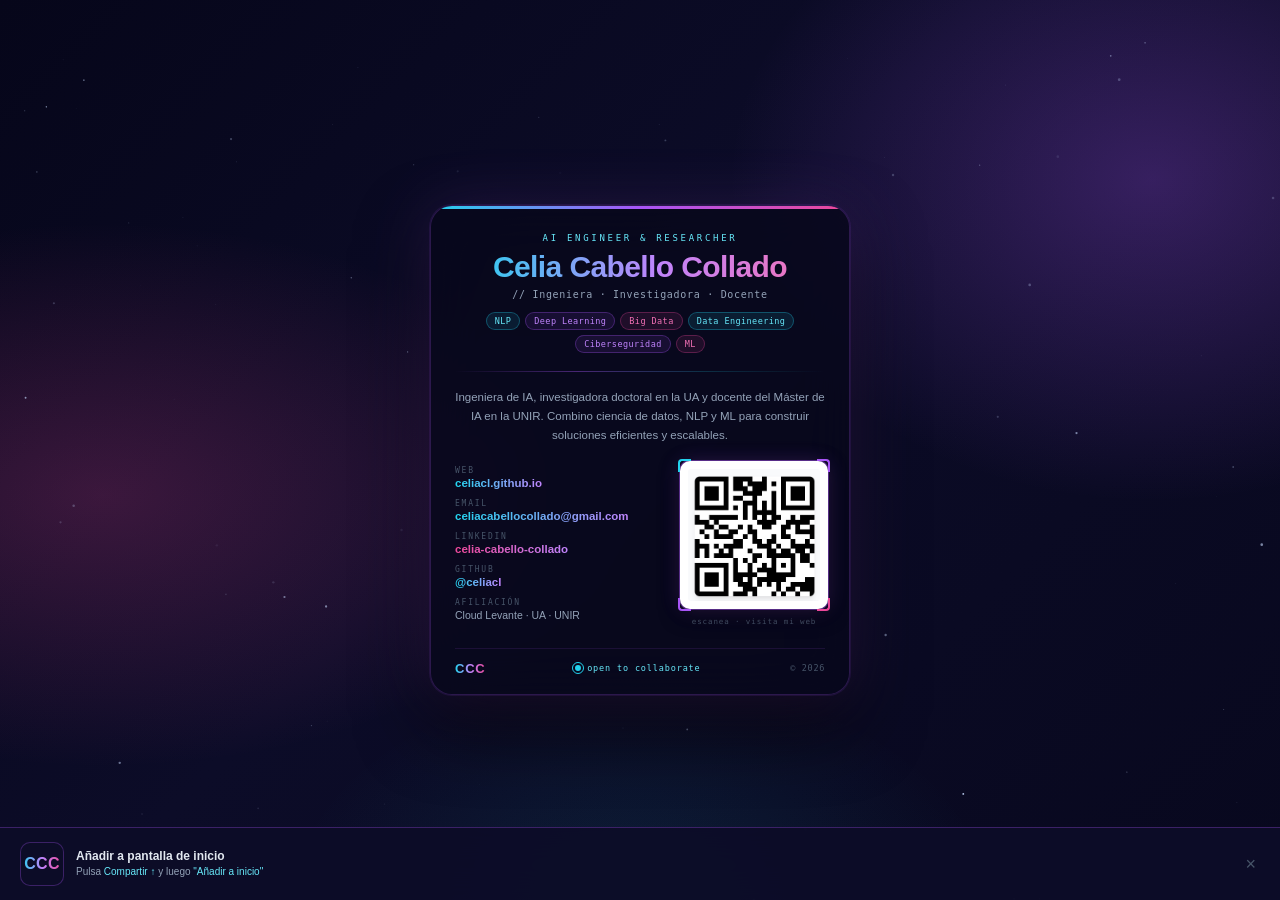
<file: card.html>
<!DOCTYPE html>
<html lang="es">
<head>
<meta charset="UTF-8">
<meta name="viewport" content="width=device-width, initial-scale=1.0, viewport-fit=cover">
<meta name="mobile-web-app-capable" content="yes">
<meta name="apple-mobile-web-app-capable" content="yes">
<meta name="apple-mobile-web-app-status-bar-style" content="black-translucent">
<meta name="apple-mobile-web-app-title" content="Celia CCC">
<meta name="theme-color" content="#07071a">
<title>Celia Cabello Collado</title>
<link rel="apple-touch-icon" href="[data-uri]">
<link rel="manifest" href="[data-uri]">
<style>
  :root {
    --cyan:#22d3ee; --cyan2:#67e8f9;
    --purple:#a855f7; --purple2:#c084fc;
    --magenta:#ec4899; --magenta2:#f472b6;
    --text:#e2e8f0; --text2:#94a3b8; --dim:#475569;
    --border:rgba(168,85,247,0.22);
  }
  *{margin:0;padding:0;box-sizing:border-box;-webkit-tap-highlight-color:transparent;}
  html,body{
    height:100%; width:100%;
    background:#07071a;
    font-family:'Nunito','Segoe UI',sans-serif;
    overflow:hidden; position:fixed;
  }
  /* Fondo espacial */
  .bg{
    position:fixed;inset:0;z-index:0;
    background:
      radial-gradient(ellipse 70% 55% at 8% 55%,  rgba(236,72,153,0.22) 0%,transparent 55%),
      radial-gradient(ellipse 60% 65% at 90% 20%,  rgba(168,85,247,0.28) 0%,transparent 55%),
      radial-gradient(ellipse 50% 45% at 50% 100%, rgba(34,211,238,0.10) 0%,transparent 55%),
      linear-gradient(135deg,#06061a 0%,#0c0c28 45%,#08081e 100%);
  }
  canvas{position:fixed;inset:0;z-index:0;pointer-events:none;}

  /* Scroll container */
  .scroll{
    position:relative;z-index:1;
    height:100%;
    overflow-y:auto;
    -webkit-overflow-scrolling:touch;
    display:flex;
    align-items:flex-start;
    justify-content:center;
    padding: env(safe-area-inset-top,20px) 16px env(safe-area-inset-bottom,20px);
  }

  /* Card */
  .card{
    width:100%;max-width:420px;
    background:rgba(8,8,28,0.82);
    border:1px solid var(--border);
    border-radius:22px;
    overflow:hidden;
    backdrop-filter:blur(24px);-webkit-backdrop-filter:blur(24px);
    box-shadow:0 0 0 1px rgba(168,85,247,0.1),0 0 60px rgba(168,85,247,0.16),0 30px 70px rgba(0,0,0,0.75);
    animation:rise .8s cubic-bezier(0.22,1,0.36,1) both;
    margin: auto;
  }
  @keyframes rise{from{opacity:0;transform:translateY(20px)}to{opacity:1;transform:translateY(0)}}

  .topline{height:3px;background:linear-gradient(90deg,var(--cyan),var(--purple),var(--magenta));}

  /* Header */
  .header{padding:24px 24px 0;text-align:center;}
  .eyebrow{
    font-family:'SF Mono','JetBrains Mono',monospace;
    font-size:9px;letter-spacing:0.3em;text-transform:uppercase;
    color:var(--cyan2);margin-bottom:8px;
    opacity:0;animation:fadeUp .6s .2s forwards;
  }
  .name{
    font-size:clamp(24px,6vw,30px);font-weight:900;line-height:1.05;letter-spacing:-0.02em;
    background:linear-gradient(90deg,var(--cyan) 0%,var(--purple2) 55%,var(--magenta2) 100%);
    -webkit-background-clip:text;-webkit-text-fill-color:transparent;background-clip:text;
    opacity:0;animation:fadeUp .6s .3s forwards;
  }
  .role{
    font-family:'SF Mono','JetBrains Mono',monospace;
    font-size:10px;color:var(--text2);letter-spacing:0.07em;margin-top:6px;
    opacity:0;animation:fadeUp .6s .38s forwards;
  }
  .tags{
    display:flex;flex-wrap:wrap;justify-content:center;gap:5px;
    margin:12px 0 0;opacity:0;animation:fadeUp .6s .44s forwards;
  }
  .tag{font-family:'SF Mono','JetBrains Mono',monospace;font-size:8.5px;letter-spacing:0.05em;padding:3px 8px;border-radius:20px;}
  .tc{background:rgba(34,211,238,0.10);border:1px solid rgba(34,211,238,0.30);color:var(--cyan2);}
  .tp{background:rgba(168,85,247,0.10);border:1px solid rgba(168,85,247,0.30);color:var(--purple2);}
  .tm{background:rgba(236,72,153,0.10);border:1px solid rgba(236,72,153,0.30);color:var(--magenta2);}

  .divider{
    margin:18px 24px 0;height:1px;
    background:linear-gradient(90deg,transparent,rgba(168,85,247,0.4),rgba(34,211,238,0.2),transparent);
    opacity:0;animation:fadeIn .8s .5s forwards;
  }

  /* Body */
  .body{padding:16px 24px 20px;}
  .bio{
    font-size:11.5px;color:var(--text2);line-height:1.65;
    text-align:center;margin-bottom:16px;
    opacity:0;animation:fadeUp .6s .55s forwards;
  }

  /* Grid */
  .grid{
    display:grid;grid-template-columns:1fr 154px;gap:14px;align-items:center;
    opacity:0;animation:fadeUp .6s .62s forwards;
  }
  .info-list{display:flex;flex-direction:column;gap:10px;}
  .info-row{display:flex;flex-direction:column;gap:2px;}
  .key{font-family:'SF Mono','JetBrains Mono',monospace;font-size:8px;letter-spacing:0.22em;text-transform:uppercase;color:var(--dim);}
  .val{font-size:11.5px;font-weight:700;color:var(--text);}
  .val a{
    text-decoration:none;
    background:linear-gradient(90deg,var(--cyan),var(--purple2));
    -webkit-background-clip:text;-webkit-text-fill-color:transparent;background-clip:text;
  }
  .val.pm a{
    background:linear-gradient(90deg,var(--magenta),var(--purple2));
    -webkit-background-clip:text;-webkit-text-fill-color:transparent;background-clip:text;
  }
  .val.muted{color:var(--text2);font-weight:400;font-size:10.5px;}

  /* QR */
  .qr-wrap{display:flex;flex-direction:column;align-items:center;gap:8px;transform:translateX(6px);}
  .qr-box{
    padding:8px;background:#fff;border-radius:10px;position:relative;
    box-shadow:0 0 0 1px rgba(168,85,247,0.45),0 0 20px rgba(168,85,247,0.22),0 6px 20px rgba(0,0,0,0.5);
  }
  .qr-box img{display:block;width:132px;height:132px;image-rendering:crisp-edges;border-radius:3px;}
  .c{position:absolute;width:13px;height:13px;border-style:solid;}
  .c.tl{top:-2px;left:-2px;border-color:var(--cyan) transparent transparent var(--cyan);border-width:2px 0 0 2px;border-radius:4px 0 0 0;}
  .c.tr{top:-2px;right:-2px;border-color:var(--purple) var(--purple) transparent transparent;border-width:2px 2px 0 0;border-radius:0 4px 0 0;}
  .c.bl{bottom:-2px;left:-2px;border-color:transparent transparent var(--purple) var(--purple);border-width:0 0 2px 2px;border-radius:0 0 0 4px;}
  .c.br{bottom:-2px;right:-2px;border-color:transparent var(--magenta) var(--magenta) transparent;border-width:0 2px 2px 0;border-radius:0 0 4px 0;}
  .qr-lbl{font-family:'SF Mono','JetBrains Mono',monospace;font-size:7.5px;letter-spacing:0.12em;color:var(--dim);text-align:center;}

  /* Footer */
  .footer{
    margin:2px 24px 0;padding:12px 0 18px;
    border-top:1px solid rgba(168,85,247,0.12);
    display:flex;justify-content:space-between;align-items:center;
    opacity:0;animation:fadeIn .6s .8s forwards;
  }
  .brand{
    font-size:13px;font-weight:900;letter-spacing:0.06em;
    background:linear-gradient(90deg,var(--cyan),var(--purple2),var(--magenta));
    -webkit-background-clip:text;-webkit-text-fill-color:transparent;background-clip:text;
  }
  .live{display:flex;align-items:center;gap:6px;}
  .dot{width:6px;height:6px;border-radius:50%;background:var(--cyan);position:relative;}
  .dot::after{content:'';position:absolute;inset:-3px;border-radius:50%;border:1px solid var(--cyan);animation:pulse 1.6s ease-out infinite;}
  @keyframes pulse{from{opacity:.8;transform:scale(1);}to{opacity:0;transform:scale(2.3);}}
  .live-txt{font-family:'SF Mono','JetBrains Mono',monospace;font-size:8.5px;letter-spacing:.1em;color:var(--cyan2);}
  .copy{font-family:'SF Mono','JetBrains Mono',monospace;font-size:8.5px;color:var(--dim);letter-spacing:.08em;}

  /* Install banner */
  .banner{
    position:fixed;bottom:0;left:0;right:0;z-index:100;
    background:rgba(13,13,40,0.96);
    border-top:1px solid rgba(168,85,247,0.3);
    padding:14px 20px calc(14px + env(safe-area-inset-bottom,0px));
    display:flex;align-items:center;gap:12px;
    backdrop-filter:blur(20px);-webkit-backdrop-filter:blur(20px);
    animation:slideUp .5s 1.5s both;
  }
  @keyframes slideUp{from{transform:translateY(100%)}to{transform:translateY(0)}}
  .banner-icon{
    width:44px;height:44px;border-radius:10px;flex-shrink:0;
    background:linear-gradient(135deg,#0c0c28,#1a0a40);
    border:1px solid rgba(168,85,247,0.3);
    display:flex;align-items:center;justify-content:center;
    font-size:16px;font-weight:900;letter-spacing:.02em;
    background:linear-gradient(90deg,var(--cyan),var(--purple2),var(--magenta));
    -webkit-background-clip:text;-webkit-text-fill-color:transparent;background-clip:text;
  }
  .banner-txt{flex:1;}
  .banner-title{font-size:12px;font-weight:800;color:var(--text);margin-bottom:2px;}
  .banner-sub{font-size:10px;color:var(--text2);line-height:1.4;}
  .banner-sub span{color:var(--cyan2);}
  .banner-close{
    background:none;border:none;color:var(--dim);font-size:18px;
    padding:4px;cursor:pointer;flex-shrink:0;
  }

  @keyframes fadeUp{from{opacity:0;transform:translateY(10px);}to{opacity:1;transform:translateY(0);}}
  @keyframes fadeIn{from{opacity:0;}to{opacity:1;}}
</style>
</head>
<body>
<div class="bg"></div>
<canvas id="c"></canvas>

<div class="scroll">
  <div class="card">
    <div class="topline"></div>
    <div class="header">
      <div class="eyebrow">AI Engineer &amp; Researcher</div>
      <div class="name">Celia Cabello Collado</div>
      <div class="role">// Ingeniera · Investigadora · Docente</div>
      <div class="tags">
        <span class="tag tc">NLP</span>
        <span class="tag tp">Deep Learning</span>
        <span class="tag tm">Big Data</span>
        <span class="tag tc">Data Engineering</span>
        <span class="tag tp">Ciberseguridad</span>
        <span class="tag tm">ML</span>
      </div>
    </div>
    <div class="divider"></div>
    <div class="body">
      <p class="bio">Ingeniera de IA, investigadora doctoral en la UA y docente del Máster de IA en la UNIR. Combino ciencia de datos, NLP y ML para construir soluciones eficientes y escalables.</p>
      <div class="grid">
        <div class="info-list">
          <div class="info-row">
            <span class="key">Web</span>
            <span class="val"><a href="https://celiacl.github.io" target="_blank">celiacl.github.io</a></span>
          </div>
          <div class="info-row">
            <span class="key">Email</span>
            <span class="val"><a href="mailto:celiacabellocollado@gmail.com">celiacabellocollado@gmail.com</a></span>
          </div>
          <div class="info-row">
            <span class="key">LinkedIn</span>
            <span class="val pm"><a href="https://linkedin.com/in/celia-cabello-collado-ai-engineer" target="_blank">celia-cabello-collado</a></span>
          </div>
          <div class="info-row">
            <span class="key">GitHub</span>
            <span class="val"><a href="https://github.com/celiacl" target="_blank">@celiacl</a></span>
          </div>
          <div class="info-row">
            <span class="key">Afiliación</span>
            <span class="val muted">Cloud Levante · UA · UNIR</span>
          </div>
        </div>
        <div class="qr-wrap">
          <div class="qr-box">
            <div class="c tl"></div><div class="c tr"></div>
            <div class="c bl"></div><div class="c br"></div>
            <img src="[data-uri]" alt="QR celiacl.github.io">
          </div>
          <div class="qr-lbl">escanea · visita mi web</div>
        </div>
      </div>
    </div>
    <div class="footer">
      <div class="brand">CCC</div>
      <div class="live"><div class="dot"></div><span class="live-txt">open to collaborate</span></div>
      <div class="copy">© 2026</div>
    </div>
  </div>
</div>

<!-- Banner instalación iOS -->
<div class="banner" id="banner">
  <div class="banner-icon">CCC</div>
  <div class="banner-txt">
    <div class="banner-title">Añadir a pantalla de inicio</div>
    <div class="banner-sub">Pulsa <span>Compartir ↑</span> y luego <span>"Añadir a inicio"</span></div>
  </div>
  <button class="banner-close" onclick="document.getElementById('banner').style.display='none'">×</button>
</div>

<script>
// Estrellas
const canvas=document.getElementById('c'),ctx=canvas.getContext('2d');
function resize(){canvas.width=innerWidth;canvas.height=innerHeight;}
resize();window.addEventListener('resize',resize);
const stars=Array.from({length:140},()=>({
  x:Math.random(),y:Math.random(),
  r:Math.random()*1.2+0.15,
  a:Math.random()*.8+.15,
  sp:Math.random()*.005+.002,
  ph:Math.random()*Math.PI*2
}));
function draw(t){
  ctx.clearRect(0,0,canvas.width,canvas.height);
  for(const s of stars){
    const alpha=s.a*(0.4+0.6*Math.sin(t*s.sp+s.ph));
    ctx.beginPath();ctx.arc(s.x*canvas.width,s.y*canvas.height,s.r,0,Math.PI*2);
    ctx.fillStyle=`rgba(200,220,255,${alpha})`;ctx.fill();
  }
  requestAnimationFrame(draw);
}
requestAnimationFrame(draw);

// Ocultar banner si ya está instalada como PWA
if(window.navigator.standalone===true){
  document.getElementById('banner').style.display='none';
}
</script>
</body>
</html>
</file>
<file: styles.css>
/* ===== Reset & Base ===== */
*, *::before, *::after {
    margin: 0;
    padding: 0;
    box-sizing: border-box;
}

:root {
    --purple: #7c3aed;
    --pink: #ec4899;
    --blue: #3b82f6;
    --cyan: #06b6d4;
    --orange: #f97316;
    --green: #10b981;
    --dark: #0f0f1a;
    --dark-2: #1a1a2e;
    --dark-3: #25253d;
    --light: #f8fafc;
    --gray: #94a3b8;
    --gradient-1: linear-gradient(135deg, #667eea 0%, #764ba2 100%);
    --gradient-2: linear-gradient(135deg, #f093fb 0%, #f5576c 100%);
    --gradient-3: linear-gradient(135deg, #4facfe 0%, #00f2fe 100%);
    --gradient-hero: linear-gradient(135deg, #0f0f1a 0%, #1a1a2e 50%, #16213e 100%);
    --font-heading: 'Space Grotesk', sans-serif;
    --font-body: 'Inter', sans-serif;
    --font-mono: 'JetBrains Mono', monospace;
}

html {
    scroll-behavior: smooth;
    scroll-padding-top: 80px;
}

body {
    font-family: var(--font-body);
    background: var(--dark);
    color: var(--light);
    line-height: 1.6;
    overflow-x: hidden;
    opacity: 0;
    animation: bodyFadeIn 0.6s ease 0.1s forwards;
}

@keyframes bodyFadeIn {
    to { opacity: 1; }
}

a {
    text-decoration: none;
    color: inherit;
}

/* ===== Language Toggle ===== */
.lang-toggle {
    position: fixed;
    top: 20px;
    right: 20px;
    z-index: 1000;
    background: rgba(255, 255, 255, 0.1);
    backdrop-filter: blur(12px);
    border: 1px solid rgba(255, 255, 255, 0.15);
    border-radius: 50px;
    padding: 8px 16px;
    cursor: pointer;
    display: flex;
    align-items: center;
    gap: 6px;
    transition: all 0.3s ease;
}

.lang-toggle:hover {
    background: rgba(255, 255, 255, 0.18);
    transform: scale(1.05);
}

.lang-option {
    font-family: var(--font-heading);
    font-size: 0.85rem;
    font-weight: 600;
    color: var(--gray);
    transition: color 0.3s ease;
}

.lang-option.active {
    color: var(--pink);
}

.lang-divider {
    color: var(--gray);
    font-size: 0.8rem;
}

/* ===== Navigation ===== */
.nav {
    position: fixed;
    top: 0;
    left: 0;
    right: 0;
    z-index: 900;
    padding: 16px 0;
    transition: all 0.3s ease;
}

.nav.scrolled {
    background: rgba(15, 15, 26, 0.9);
    backdrop-filter: blur(16px);
    border-bottom: 1px solid rgba(255, 255, 255, 0.05);
    padding: 10px 0;
}

.nav-inner {
    max-width: 1200px;
    margin: 0 auto;
    padding: 0 24px;
    display: flex;
    align-items: center;
    justify-content: space-between;
}

.nav-logo {
    font-family: var(--font-heading);
    font-size: 1.5rem;
    font-weight: 700;
    background: var(--gradient-2);
    -webkit-background-clip: text;
    background-clip: text;
    -webkit-text-fill-color: transparent;
    position: relative;
    cursor: pointer;
    animation: logo-glow 5s ease-in-out infinite;
    animation-delay: 3s;
}

@keyframes logo-glow {
    0%, 80%, 100% { filter: brightness(1) drop-shadow(0 0 0px transparent); }
    88% { filter: brightness(1.35) drop-shadow(0 0 10px rgba(236, 72, 153, 0.5)); }
    94% { filter: brightness(1.15) drop-shadow(0 0 5px rgba(236, 72, 153, 0.25)); }
}

@keyframes hint-appear {
    from { opacity: 0; transform: translateX(-50%) translateY(4px); }
    to   { opacity: 1; transform: translateX(-50%) translateY(0); }
}

@keyframes hint-cursor-blink {
    0%, 49% { opacity: 1; }
    50%, 100% { opacity: 0; }
}

.nav-logo::after {
    content: '▸ triple click';
    position: absolute;
    bottom: -28px;
    left: 50%;
    transform: translateX(-50%);
    font-family: var(--font-mono);
    font-size: 0.65rem;
    font-weight: 500;
    color: var(--pink);
    -webkit-text-fill-color: var(--pink);
    background: var(--dark-3);
    -webkit-background-clip: unset;
    background-clip: unset;
    padding: 4px 12px;
    border-radius: 6px;
    border: 1px solid rgba(236, 72, 153, 0.3);
    white-space: nowrap;
    opacity: 0;
    pointer-events: none;
    animation: hint-appear 0.6s ease forwards;
    animation-delay: 4s;
}

.nav-logo::before {
    content: '▌';
    position: absolute;
    bottom: -28px;
    left: calc(50% + 48px);
    font-family: var(--font-mono);
    font-size: 0.65rem;
    color: var(--pink);
    -webkit-text-fill-color: var(--pink);
    background: transparent;
    -webkit-background-clip: unset;
    background-clip: unset;
    opacity: 0;
    pointer-events: none;
    animation: hint-appear 0.6s ease forwards, hint-cursor-blink 0.8s step-end infinite;
    animation-delay: 4s, 4.6s;
}

.nav-logo.egg-found::after,
.nav-logo.egg-found::before {
    animation: none;
    opacity: 0;
}

.nav-links {
    display: flex;
    gap: 24px;
}

.nav-links a {
    font-size: 0.85rem;
    font-weight: 500;
    color: var(--gray);
    transition: color 0.3s ease;
    position: relative;
}

.nav-links a::after {
    content: '';
    position: absolute;
    bottom: -4px;
    left: 0;
    width: 0;
    height: 2px;
    background: var(--gradient-2);
    border-radius: 2px;
    transition: width 0.3s ease;
}

.nav-links a:hover {
    color: var(--light);
}

.nav-links a:hover::after {
    width: 100%;
}

.nav-menu-btn {
    display: none;
    flex-direction: column;
    gap: 5px;
    background: none;
    border: none;
    cursor: pointer;
    padding: 4px;
}

.nav-menu-btn span {
    width: 24px;
    height: 2px;
    background: var(--light);
    border-radius: 2px;
    transition: all 0.3s ease;
}

/* ===== Hero Section ===== */
.hero {
    min-height: 100vh;
    display: flex;
    align-items: center;
    justify-content: center;
    position: relative;
    background: var(--gradient-hero);
    overflow: hidden;
}

.hero-bg {
    position: absolute;
    inset: 0;
    overflow: hidden;
}

.hero-grid-canvas {
    position: absolute;
    inset: 0;
    width: 100%;
    height: 100%;
    opacity: 0.35;
    pointer-events: none;
}

.blob {
    position: absolute;
    border-radius: 50%;
    filter: blur(80px);
    opacity: 0.4;
    animation: blobFloat 8s ease-in-out infinite;
}

.blob-1 {
    width: 500px;
    height: 500px;
    background: var(--purple);
    top: -10%;
    right: -5%;
}

.blob-2 {
    width: 400px;
    height: 400px;
    background: var(--pink);
    bottom: -10%;
    left: -5%;
    animation-delay: -3s;
}

.blob-3 {
    width: 300px;
    height: 300px;
    background: var(--cyan);
    top: 40%;
    left: 30%;
    animation-delay: -5s;
}

@keyframes blobFloat {
    0%, 100% { transform: translate(0, 0) scale(1); }
    33% { transform: translate(30px, -30px) scale(1.05); }
    66% { transform: translate(-20px, 20px) scale(0.95); }
}

.hero-content {
    position: relative;
    text-align: center;
    max-width: 800px;
    padding: 0 24px;
}

.hero-greeting {
    font-size: 1.2rem;
    color: var(--cyan);
    font-weight: 500;
    margin-bottom: 8px;
    letter-spacing: 2px;
    text-transform: uppercase;
}

.hero-name {
    font-family: var(--font-heading);
    font-size: clamp(3rem, 8vw, 5.5rem);
    font-weight: 700;
    line-height: 1.1;
    margin-bottom: 16px;
    background: linear-gradient(135deg, #fff 0%, #f0abfc 25%, #818cf8 50%, #22d3ee 75%, #fff 100%);
    background-size: 200% 200%;
    -webkit-background-clip: text;
    background-clip: text;
    -webkit-text-fill-color: transparent;
    animation: nameShimmer 6s ease-in-out infinite;
}

@keyframes nameShimmer {
    0% { background-position: 0% 50%; }
    50% { background-position: 100% 50%; }
    100% { background-position: 0% 50%; }
}

.hero-title {
    font-family: var(--font-heading);
    font-size: clamp(1.2rem, 3vw, 1.8rem);
    font-weight: 500;
    color: var(--gray);
    margin-bottom: 24px;
    min-height: 2.2em;
}

.typewriter-cursor {
    animation: cursorBlink 1s step-end infinite;
    color: var(--pink);
    font-weight: 300;
}

@keyframes cursorBlink {
    0%, 100% { opacity: 1; }
    50% { opacity: 0; }
}

.hero-desc {
    font-size: 1.1rem;
    color: var(--gray);
    max-width: 600px;
    margin: 0 auto 40px;
    line-height: 1.8;
}

.hero-cta {
    display: flex;
    gap: 16px;
    justify-content: center;
    flex-wrap: wrap;
}

/* ===== Buttons ===== */
.btn {
    display: inline-block;
    padding: 14px 32px;
    border-radius: 50px;
    font-family: var(--font-heading);
    font-size: 1rem;
    font-weight: 600;
    transition: all 0.3s ease;
    cursor: pointer;
}

.btn-primary {
    background: var(--gradient-2);
    color: white;
    border: none;
    position: relative;
    overflow: hidden;
}

.btn-primary::before {
    content: '';
    position: absolute;
    top: 0;
    left: -100%;
    width: 100%;
    height: 100%;
    background: linear-gradient(90deg, transparent, rgba(255,255,255,0.15), transparent);
    transition: left 0.5s ease;
}

.btn-primary:hover::before {
    left: 100%;
}

.btn-primary:hover {
    transform: translateY(-2px);
    box-shadow: 0 10px 30px rgba(236, 72, 153, 0.4), 0 0 20px rgba(236, 72, 153, 0.2);
}

.btn-outline {
    border: 2px solid rgba(255, 255, 255, 0.2);
    color: var(--light);
    background: transparent;
}

.btn-outline:hover {
    border-color: var(--pink);
    color: var(--pink);
    transform: translateY(-2px);
}

.btn-email::before {
    content: none !important;
}

.btn-email {
    border-color: var(--cyan);
    color: var(--cyan);
}

.btn-email:hover {
    border-color: var(--cyan);
    color: var(--cyan);
    box-shadow: 0 8px 24px rgba(6, 182, 212, 0.2);
}

/* ===== Scroll Indicator ===== */
.scroll-indicator {
    position: absolute;
    bottom: 40px;
    left: 50%;
    transform: translateX(-50%);
}

.scroll-arrow {
    width: 24px;
    height: 24px;
    border-right: 2px solid var(--gray);
    border-bottom: 2px solid var(--gray);
    transform: rotate(45deg);
    animation: scrollBounce 2s ease-in-out infinite;
}

@keyframes scrollBounce {
    0%, 100% { transform: rotate(45deg) translate(0, 0); opacity: 0.5; }
    50% { transform: rotate(45deg) translate(6px, 6px); opacity: 1; }
}

/* ===== Sections ===== */
.section {
    padding: 100px 0;
}

.section-alt {
    background: var(--dark-2);
    position: relative;
}

.section-alt::before {
    content: '';
    position: absolute;
    top: 0;
    left: 10%;
    right: 10%;
    height: 1px;
    background: linear-gradient(90deg, transparent, rgba(124, 58, 237, 0.3), rgba(236, 72, 153, 0.3), transparent);
}

.container {
    max-width: 1100px;
    margin: 0 auto;
    padding: 0 24px;
}

.section-title {
    font-family: var(--font-heading);
    font-size: clamp(2rem, 5vw, 3rem);
    font-weight: 700;
    text-align: center;
    margin-bottom: 60px;
    position: relative;
}

.section-title::after {
    content: '';
    display: block;
    width: 60px;
    height: 4px;
    background: var(--gradient-2);
    border-radius: 4px;
    margin: 16px auto 0;
    box-shadow: 0 0 16px rgba(236, 72, 153, 0.4);
}

/* ===== About Section ===== */
.about-grid {
    display: grid;
    grid-template-columns: 300px 1fr;
    gap: 60px;
    align-items: center;
}

.about-photo-wrapper {
    width: 280px;
    height: 280px;
    border-radius: 24px;
    padding: 3px;
    background: var(--gradient-2);
    position: relative;
    animation: photoGlow 4s ease-in-out infinite alternate;
}

@keyframes photoGlow {
    0% { box-shadow: 0 0 20px rgba(236, 72, 153, 0.2), 0 0 60px rgba(124, 58, 237, 0.1); }
    100% { box-shadow: 0 0 30px rgba(236, 72, 153, 0.35), 0 0 80px rgba(124, 58, 237, 0.2); }
}

.about-photo {
    width: 100%;
    height: 100%;
    object-fit: cover;
    object-position: center 20%;
    border-radius: 22px;
    display: block;
}

.about-text p {
    color: var(--gray);
    margin-bottom: 16px;
    font-size: 1.05rem;
    line-height: 1.8;
}

.about-stats {
    display: flex;
    gap: 24px;
    margin-top: 32px;
}

.stat-card {
    background: var(--dark-2);
    border: 1px solid rgba(255, 255, 255, 0.08);
    border-radius: 16px;
    padding: 20px 28px;
    text-align: center;
    transition: transform 0.3s ease, box-shadow 0.3s ease, border-color 0.3s ease;
}

.stat-card:hover {
    transform: translateY(-6px);
    box-shadow: 0 10px 30px rgba(236, 72, 153, 0.12);
    border-color: rgba(236, 72, 153, 0.3);
}

.stat-number {
    display: block;
    font-family: var(--font-heading);
    font-size: 1.8rem;
    font-weight: 700;
    background: var(--gradient-2);
    -webkit-background-clip: text;
    background-clip: text;
    -webkit-text-fill-color: transparent;
}

.stat-label {
    font-size: 0.85rem;
    color: var(--gray);
    margin-top: 4px;
}

/* ===== Timeline (Experience) ===== */
.timeline {
    position: relative;
    max-width: 700px;
    margin: 0 auto;
}

.timeline::before {
    content: '';
    position: absolute;
    left: 20px;
    top: 0;
    bottom: 0;
    width: 2px;
    background: linear-gradient(to bottom, var(--purple), var(--pink), var(--cyan));
}

.timeline-item {
    position: relative;
    padding-left: 60px;
    margin-bottom: 48px;
}

.timeline-dot {
    position: absolute;
    left: 12px;
    top: 24px;
    width: 18px;
    height: 18px;
    border-radius: 50%;
    background: var(--gradient-2);
    border: 3px solid var(--dark-2);
    z-index: 1;
}

.timeline-card {
    background: var(--dark-3);
    border: 1px solid rgba(255, 255, 255, 0.06);
    border-radius: 16px;
    padding: 28px;
    transition: transform 0.3s ease, box-shadow 0.3s ease, border-color 0.3s ease;
    position: relative;
}

.timeline-card::before {
    content: '';
    position: absolute;
    inset: -1px;
    border-radius: 17px;
    background: linear-gradient(135deg, transparent 40%, var(--purple), var(--pink));
    opacity: 0;
    transition: opacity 0.4s ease;
    z-index: -1;
}

.timeline-card:hover::before {
    opacity: 1;
}

.timeline-card:hover {
    transform: translateX(6px);
    box-shadow: 0 8px 40px rgba(124, 58, 237, 0.15);
    border-color: transparent;
    background: var(--dark-3);
}

.timeline-date {
    font-size: 0.85rem;
    color: var(--pink);
    font-weight: 600;
    text-transform: uppercase;
    letter-spacing: 1px;
}

.timeline-card h3 {
    font-family: var(--font-heading);
    font-size: 1.3rem;
    font-weight: 600;
    margin-top: 8px;
}

.timeline-card h4 {
    color: var(--gray);
    font-size: 0.95rem;
    font-weight: 400;
    margin-top: 4px;
}

.timeline-card p {
    color: var(--gray);
    margin-top: 12px;
    font-size: 0.95rem;
    line-height: 1.7;
}

.timeline-tags {
    display: flex;
    gap: 8px;
    margin-top: 16px;
    flex-wrap: wrap;
}

.timeline-tags span {
    background: rgba(124, 58, 237, 0.15);
    color: var(--purple);
    padding: 4px 12px;
    border-radius: 50px;
    font-size: 0.8rem;
    font-weight: 500;
}

/* ===== Education ===== */
.education-grid {
    display: grid;
    grid-template-columns: repeat(auto-fit, minmax(300px, 1fr));
    gap: 24px;
}

.edu-card {
    background: var(--dark-2);
    border: 1px solid rgba(255, 255, 255, 0.06);
    border-radius: 20px;
    padding: 32px;
    text-align: center;
    transition: transform 0.4s ease, box-shadow 0.4s ease, border-color 0.4s ease;
    position: relative;
    overflow: hidden;
}

.edu-card::before {
    content: '';
    position: absolute;
    top: 0;
    left: 0;
    right: 0;
    height: 3px;
    background: var(--gradient-3);
    transition: height 0.4s ease;
}

.edu-card:hover::before {
    height: 4px;
    box-shadow: 0 0 20px rgba(79, 172, 254, 0.4);
}

.edu-card:hover {
    transform: translateY(-8px);
    box-shadow: 0 16px 40px rgba(79, 172, 254, 0.1);
    border-color: rgba(79, 172, 254, 0.2);
}

.edu-icon {
    font-size: 2.5rem;
    margin-bottom: 16px;
}

.edu-icon-wrap {
    width: 56px;
    height: 56px;
    margin: 0 auto 16px;
    border-radius: 16px;
    background: linear-gradient(135deg, rgba(79, 172, 254, 0.15), rgba(0, 242, 254, 0.15));
    display: flex;
    align-items: center;
    justify-content: center;
    transition: transform 0.3s ease, background 0.3s ease;
}

.edu-card:hover .edu-icon-wrap {
    transform: scale(1.1) rotate(-5deg);
    background: linear-gradient(135deg, rgba(79, 172, 254, 0.25), rgba(0, 242, 254, 0.25));
}

.edu-svg {
    width: 28px;
    height: 28px;
    color: var(--cyan);
}

.edu-date {
    font-size: 0.85rem;
    color: var(--cyan);
    font-weight: 600;
    letter-spacing: 1px;
}

.edu-card h3 {
    font-family: var(--font-heading);
    font-size: 1.2rem;
    margin-top: 12px;
}

.edu-card h4 {
    color: var(--gray);
    font-size: 0.95rem;
    font-weight: 400;
    margin-top: 6px;
}

/* ===== Talks & Conferences ===== */
.talks-grid {
    display: grid;
    grid-template-columns: repeat(2, 1fr);
    gap: 24px;
}

.talk-card {
    background: var(--dark-3);
    border: 1px solid rgba(255, 255, 255, 0.06);
    border-radius: 16px;
    padding: 28px;
    transition: transform 0.3s ease, border-color 0.3s ease;
    position: relative;
}

.talk-card:hover {
    transform: translateY(-6px);
    border-color: rgba(236, 72, 153, 0.4);
    box-shadow: 0 12px 36px rgba(236, 72, 153, 0.1);
}

.talk-type {
    display: inline-block;
    background: var(--gradient-2);
    color: white;
    padding: 4px 14px;
    border-radius: 50px;
    font-size: 0.75rem;
    font-weight: 600;
    text-transform: uppercase;
    letter-spacing: 0.5px;
    margin-bottom: 16px;
}

.talk-card h3 {
    font-family: var(--font-heading);
    font-size: 1.15rem;
    font-weight: 600;
    margin-bottom: 10px;
}

.talk-topic {
    color: var(--gray);
    font-size: 0.92rem;
    line-height: 1.7;
    margin-bottom: 14px;
}

.talk-meta {
    font-size: 0.8rem;
    color: var(--cyan);
    font-weight: 500;
}

/* ===== Publications ===== */
.pub-list {
    display: flex;
    flex-direction: column;
    gap: 20px;
    max-width: 900px;
    margin: 0 auto;
}

.pub-card {
    display: flex;
    background: var(--dark-3);
    border: 1px solid rgba(255, 255, 255, 0.06);
    border-radius: 16px;
    overflow: hidden;
    transition: transform 0.3s ease, box-shadow 0.3s ease, border-color 0.3s ease;
    cursor: pointer;
}

.pub-card:hover {
    transform: translateX(6px);
    box-shadow: 0 10px 40px rgba(0, 0, 0, 0.3), 0 0 30px rgba(124, 58, 237, 0.08);
    border-color: rgba(255, 255, 255, 0.12);
}

.pub-accent {
    flex: 0 0 5px;
    min-height: 100%;
}

.pub-content {
    flex: 1;
    padding: 24px 28px;
}

.pub-venue {
    font-family: var(--font-mono);
    font-size: 0.78rem;
    font-weight: 500;
    color: var(--cyan);
    text-transform: uppercase;
    letter-spacing: 1px;
}

.pub-content h3 {
    font-family: var(--font-heading);
    font-size: 1.15rem;
    font-weight: 600;
    margin: 10px 0 8px;
    line-height: 1.4;
}

.pub-content p {
    color: var(--gray);
    font-size: 0.92rem;
    line-height: 1.7;
    margin-bottom: 14px;
}

.pub-meta {
    display: flex;
    align-items: center;
    justify-content: space-between;
    gap: 16px;
    flex-wrap: wrap;
}

.pub-tags {
    display: flex;
    gap: 6px;
    flex-wrap: wrap;
}

.pub-tags span {
    background: rgba(6, 182, 212, 0.1);
    color: var(--cyan);
    padding: 3px 10px;
    border-radius: 50px;
    font-size: 0.75rem;
    font-weight: 500;
}

.pub-link {
    color: var(--pink);
    font-weight: 600;
    font-size: 0.85rem;
    transition: opacity 0.3s ease;
    white-space: nowrap;
}

.pub-card:hover .pub-link {
    opacity: 0.8;
}

.pub-status {
    font-family: var(--font-mono);
    font-size: 0.8rem;
    color: var(--gray);
    padding: 3px 12px;
    border: 1px solid rgba(255, 255, 255, 0.1);
    border-radius: 50px;
}

.pub-card-wip {
    cursor: default;
    opacity: 0.85;
}

.pub-card-wip:hover {
    opacity: 1;
}

/* ===== NLP Lab ===== */
.nlp-subtitle {
    text-align: center;
    color: var(--gray);
    font-size: 1.1rem;
    margin-top: -40px;
    margin-bottom: 40px;
}

.nlp-playground {
    max-width: 800px;
    margin: 0 auto;
}

.nlp-input-area {
    margin-bottom: 32px;
}

.nlp-input-area textarea {
    width: 100%;
    background: var(--dark-3);
    border: 2px solid rgba(255, 255, 255, 0.08);
    border-radius: 16px;
    padding: 20px;
    color: var(--light);
    font-family: var(--font-mono);
    font-size: 0.95rem;
    resize: vertical;
    transition: border-color 0.3s ease;
    min-height: 100px;
}

.nlp-input-area textarea:focus {
    outline: none;
    border-color: var(--purple);
}

.nlp-input-area textarea::placeholder {
    color: var(--gray);
}

.nlp-examples {
    display: flex;
    align-items: center;
    gap: 10px;
    margin: 14px 0;
    flex-wrap: wrap;
}

.nlp-examples > span {
    font-size: 0.85rem;
    color: var(--gray);
}

.nlp-example-btn {
    background: rgba(124, 58, 237, 0.12);
    border: 1px solid rgba(124, 58, 237, 0.3);
    color: var(--purple);
    padding: 6px 14px;
    border-radius: 50px;
    font-size: 0.8rem;
    font-weight: 500;
    cursor: pointer;
    transition: all 0.3s ease;
    font-family: var(--font-body);
}

.nlp-example-btn:hover {
    background: rgba(124, 58, 237, 0.25);
    transform: translateY(-1px);
}

.nlp-btn {
    width: 100%;
    padding: 16px;
    font-size: 1.05rem;
    border: none;
}

.nlp-results {
    display: none;
    flex-direction: column;
    gap: 20px;
}

.nlp-results.active {
    display: flex;
    animation: fadeSlideUp 0.5s ease;
}

@keyframes fadeSlideUp {
    from { opacity: 0; transform: translateY(20px); }
    to { opacity: 1; transform: translateY(0); }
}

.nlp-result-card {
    background: var(--dark-3);
    border: 1px solid rgba(124, 58, 237, 0.12);
    border-radius: 16px;
    padding: 24px;
    animation: fadeSlideUp 0.5s ease backwards;
    transition: border-color 0.3s ease, box-shadow 0.3s ease;
}

.nlp-result-card:hover {
    border-color: rgba(124, 58, 237, 0.25);
    box-shadow: 0 0 20px rgba(124, 58, 237, 0.06);
}

.nlp-result-card:nth-child(1) { animation-delay: 0.1s; }
.nlp-result-card:nth-child(2) { animation-delay: 0.2s; }
.nlp-result-card:nth-child(3) { animation-delay: 0.3s; }
.nlp-result-card:nth-child(4) { animation-delay: 0.4s; }

.nlp-result-card h4 {
    font-family: var(--font-heading);
    font-size: 0.95rem;
    font-weight: 600;
    color: var(--cyan);
    margin-bottom: 14px;
    text-transform: uppercase;
    letter-spacing: 1px;
}

/* Tokens */
.nlp-tokens-container {
    display: flex;
    flex-wrap: wrap;
    gap: 6px;
}

.nlp-token {
    padding: 5px 12px;
    border-radius: 8px;
    font-family: var(--font-mono);
    font-size: 0.85rem;
    font-weight: 500;
    animation: tokenPop 0.3s ease backwards;
}

.nlp-token.noun { background: rgba(124, 58, 237, 0.2); color: #a78bfa; }
.nlp-token.verb { background: rgba(236, 72, 153, 0.2); color: #f472b6; }
.nlp-token.adj { background: rgba(6, 182, 212, 0.2); color: #22d3ee; }
.nlp-token.other { background: rgba(148, 163, 184, 0.12); color: var(--gray); }
.nlp-token.entity { background: rgba(249, 115, 22, 0.2); color: #fb923c; }
.nlp-token.number { background: rgba(16, 185, 129, 0.2); color: #34d399; }

@keyframes tokenPop {
    from { opacity: 0; transform: scale(0.8); }
    to { opacity: 1; transform: scale(1); }
}

/* Sentiment */
.sentiment-display {
    display: flex;
    align-items: center;
    gap: 16px;
}

.sentiment-emoji {
    font-size: 2.5rem;
}

.sentiment-bar-bg {
    flex: 1;
    height: 12px;
    background: var(--dark);
    border-radius: 10px;
    overflow: hidden;
}

.sentiment-bar {
    height: 100%;
    border-radius: 10px;
    transition: width 1s ease, background 0.5s ease;
    width: 0;
}

.sentiment-label {
    font-family: var(--font-heading);
    font-size: 0.95rem;
    font-weight: 600;
    min-width: 100px;
    text-align: right;
}

/* NER */
.ner-container {
    display: flex;
    flex-wrap: wrap;
    gap: 8px;
}

.ner-entity {
    display: inline-flex;
    align-items: center;
    gap: 6px;
    padding: 6px 14px;
    border-radius: 10px;
    font-size: 0.9rem;
    animation: tokenPop 0.3s ease backwards;
}

.ner-entity .ner-label {
    font-size: 0.7rem;
    font-weight: 700;
    text-transform: uppercase;
    letter-spacing: 0.5px;
    padding: 2px 6px;
    border-radius: 4px;
    background: rgba(0, 0, 0, 0.3);
}

.ner-entity.org { background: rgba(124, 58, 237, 0.15); color: #a78bfa; }
.ner-entity.tech { background: rgba(6, 182, 212, 0.15); color: #22d3ee; }
.ner-entity.num { background: rgba(16, 185, 129, 0.15); color: #34d399; }
.ner-entity.misc { background: rgba(249, 115, 22, 0.15); color: #fb923c; }

/* Stats */
.stats-grid {
    display: grid;
    grid-template-columns: repeat(auto-fit, minmax(120px, 1fr));
    gap: 12px;
}

.stat-mini {
    text-align: center;
    padding: 16px 8px;
    background: var(--dark);
    border-radius: 12px;
}

.stat-mini-number {
    display: block;
    font-family: var(--font-heading);
    font-size: 1.6rem;
    font-weight: 700;
    background: var(--gradient-3);
    -webkit-background-clip: text;
    background-clip: text;
    -webkit-text-fill-color: transparent;
}

.stat-mini-label {
    font-size: 0.75rem;
    color: var(--gray);
    margin-top: 4px;
}

/* Word Frequency Chart */
.freq-chart {
    grid-column: 1 / -1;
    margin-top: 12px;
    display: flex;
    flex-direction: column;
    gap: 6px;
}

.freq-row {
    display: flex;
    align-items: center;
    gap: 10px;
}

.freq-word {
    font-family: var(--font-mono);
    font-size: 0.8rem;
    color: var(--light);
    min-width: 80px;
    text-align: right;
}

.freq-bar-bg {
    flex: 1;
    height: 8px;
    background: var(--dark);
    border-radius: 4px;
    overflow: hidden;
}

.freq-bar {
    height: 100%;
    background: var(--gradient-3);
    border-radius: 4px;
    transition: width 0.8s ease;
}

.freq-count {
    font-family: var(--font-mono);
    font-size: 0.75rem;
    color: var(--cyan);
    min-width: 20px;
}

/* ===== NLP Lab Tabs ===== */
.lab-tabs {
    display: flex;
    justify-content: center;
    gap: 8px;
    margin-bottom: 32px;
    flex-wrap: wrap;
}

.lab-tab {
    font-family: var(--font-heading);
    font-size: 0.9rem;
    font-weight: 600;
    padding: 10px 24px;
    border-radius: 50px;
    border: 2px solid rgba(255, 255, 255, 0.1);
    background: transparent;
    color: var(--gray);
    cursor: pointer;
    transition: all 0.3s ease;
}

.lab-tab:hover {
    border-color: rgba(236, 72, 153, 0.4);
    color: var(--light);
}

.lab-tab.active {
    background: var(--gradient-2);
    border-color: transparent;
    color: white;
    box-shadow: 0 4px 20px rgba(236, 72, 153, 0.3);
}

.lab-panel {
    display: none;
}

.lab-panel.active {
    display: block;
    animation: fadeSlideUp 0.4s ease;
}

.panel-desc {
    color: var(--gray);
    font-size: 0.95rem;
    text-align: center;
    margin-bottom: 28px;
    line-height: 1.7;
}

/* Embedding Explorer */
.embed-controls {
    display: flex;
    align-items: center;
    gap: 16px;
    margin-bottom: 16px;
    flex-wrap: wrap;
}

.embed-search {
    flex: 0 0 240px;
    padding: 10px 18px;
    border-radius: 50px;
    border: 2px solid rgba(255, 255, 255, 0.08);
    background: var(--dark-3);
    color: var(--light);
    font-family: var(--font-mono);
    font-size: 0.9rem;
    transition: border-color 0.3s ease;
}

.embed-search:focus {
    outline: none;
    border-color: var(--purple);
}

.embed-legend {
    display: flex;
    gap: 14px;
    flex-wrap: wrap;
}

.legend-item {
    display: flex;
    align-items: center;
    gap: 5px;
    font-size: 0.75rem;
    color: var(--gray);
}

.legend-dot {
    width: 10px;
    height: 10px;
    border-radius: 50%;
}

.embed-canvas-wrap {
    border-radius: 16px;
    overflow: hidden;
    border: 1px solid rgba(124, 58, 237, 0.2);
    background: var(--dark);
    position: relative;
    box-shadow: 0 0 30px rgba(124, 58, 237, 0.08);
}

#embeddingCanvas {
    width: 100%;
    height: 500px;
    display: block;
    cursor: crosshair;
}

/* Semantic Search */
.search-input-area {
    display: flex;
    gap: 12px;
    margin-bottom: 28px;
}

.semantic-input {
    flex: 1;
    padding: 14px 20px;
    border-radius: 50px;
    border: 2px solid rgba(255, 255, 255, 0.08);
    background: var(--dark-3);
    color: var(--light);
    font-family: var(--font-body);
    font-size: 0.95rem;
    transition: border-color 0.3s ease;
}

.semantic-input:focus {
    outline: none;
    border-color: var(--purple);
}

.search-results {
    display: flex;
    flex-direction: column;
    gap: 16px;
}

.search-result-card {
    background: var(--dark-3);
    border: 1px solid rgba(255, 255, 255, 0.06);
    border-radius: 16px;
    padding: 24px;
    animation: fadeSlideUp 0.4s ease backwards;
    transition: border-color 0.3s ease;
}

.search-result-card:hover {
    border-color: rgba(124, 58, 237, 0.3);
    box-shadow: 0 8px 30px rgba(124, 58, 237, 0.08);
    transform: translateX(4px);
}

.search-result-header {
    display: flex;
    justify-content: space-between;
    align-items: center;
    margin-bottom: 10px;
}

.search-result-title {
    font-family: var(--font-heading);
    font-size: 1.05rem;
    font-weight: 600;
}

.search-result-score {
    font-family: var(--font-mono);
    font-size: 0.85rem;
    font-weight: 600;
    padding: 4px 12px;
    border-radius: 50px;
}

.search-result-score.high { background: rgba(16, 185, 129, 0.15); color: #34d399; }
.search-result-score.medium { background: rgba(245, 158, 11, 0.15); color: #fbbf24; }
.search-result-score.low { background: rgba(148, 163, 184, 0.1); color: var(--gray); }

.search-result-text {
    color: var(--gray);
    font-size: 0.9rem;
    line-height: 1.7;
    margin-bottom: 10px;
}

.search-result-text mark {
    background: rgba(124, 58, 237, 0.25);
    color: #c4b5fd;
    padding: 1px 3px;
    border-radius: 3px;
}

.search-result-tags {
    display: flex;
    gap: 6px;
    flex-wrap: wrap;
}

.search-result-tags span {
    font-size: 0.75rem;
    padding: 3px 10px;
    border-radius: 50px;
    background: rgba(6, 182, 212, 0.1);
    color: var(--cyan);
}

.search-empty {
    text-align: center;
    color: var(--gray);
    padding: 40px;
    font-size: 0.95rem;
}

/* ===== LinkedIn Embeds - Horizontal Scroll ===== */
.linkedin-scroll-wrapper {
    position: relative;
    overflow: hidden;
    margin-top: -20px;
    -webkit-mask-image: linear-gradient(to right, transparent, black 3%, black 97%, transparent);
    mask-image: linear-gradient(to right, transparent, black 3%, black 97%, transparent);
}

.linkedin-scroll-track {
    display: flex;
    gap: 20px;
    overflow-x: auto;
    scroll-snap-type: x mandatory;
    -webkit-overflow-scrolling: touch;
    padding: 20px 40px 28px;
    scrollbar-width: thin;
    scrollbar-color: rgba(124, 58, 237, 0.4) transparent;
}

.linkedin-scroll-track::-webkit-scrollbar {
    height: 6px;
}

.linkedin-scroll-track::-webkit-scrollbar-track {
    background: transparent;
}

.linkedin-scroll-track::-webkit-scrollbar-thumb {
    background: linear-gradient(90deg, var(--purple), var(--pink));
    border-radius: 3px;
}

.linkedin-embed {
    flex: 0 0 320px;
    border-radius: 16px;
    overflow: hidden;
    border: 1px solid rgba(255, 255, 255, 0.08);
    background: var(--dark-3);
    scroll-snap-align: start;
    transition: transform 0.3s ease, box-shadow 0.3s ease;
}

.linkedin-embed:hover {
    transform: translateY(-4px);
    box-shadow: 0 12px 32px rgba(124, 58, 237, 0.15);
}

.linkedin-embed iframe {
    display: block;
    border-radius: 16px;
}

/* ===== Skills ===== */
.skills-grid {
    display: grid;
    grid-template-columns: repeat(auto-fit, minmax(240px, 1fr));
    gap: 32px;
}

.skill-category h3 {
    font-family: var(--font-heading);
    font-size: 1.1rem;
    font-weight: 600;
    margin-bottom: 16px;
}

.skill-items {
    display: flex;
    flex-wrap: wrap;
    gap: 10px;
}

.skill-chip {
    background: var(--dark-2);
    border: 1px solid rgba(255, 255, 255, 0.08);
    padding: 8px 18px;
    border-radius: 50px;
    font-size: 0.9rem;
    font-weight: 500;
    transition: all 0.3s ease;
    cursor: default;
}

.skill-chip:hover {
    border-color: var(--purple);
    background: rgba(124, 58, 237, 0.15);
    transform: translateY(-3px);
    box-shadow: 0 6px 20px rgba(124, 58, 237, 0.15);
}

/* Skill category accent colors */
.skill-ai h3 { color: var(--purple); }
.skill-ai .skill-bar-fill { background: linear-gradient(90deg, #7c3aed, #a78bfa); }
.skill-ai .skill-chip:hover { border-color: var(--purple); background: rgba(124, 58, 237, 0.15); box-shadow: 0 6px 20px rgba(124, 58, 237, 0.15); }

.skill-data h3 { color: var(--cyan); }
.skill-data .skill-bar-fill { background: linear-gradient(90deg, #06b6d4, #22d3ee); }
.skill-data .skill-chip:hover { border-color: var(--cyan); background: rgba(6, 182, 212, 0.15); box-shadow: 0 6px 20px rgba(6, 182, 212, 0.15); }

.skill-tools h3 { color: var(--blue); }
.skill-tools .skill-bar-fill { background: linear-gradient(90deg, #3b82f6, #60a5fa); }
.skill-tools .skill-chip:hover { border-color: var(--blue); background: rgba(59, 130, 246, 0.15); box-shadow: 0 6px 20px rgba(59, 130, 246, 0.15); }

.skill-cloud h3 { color: var(--orange); }
.skill-cloud .skill-bar-fill { background: linear-gradient(90deg, #f97316, #fb923c); }
.skill-cloud .skill-chip:hover { border-color: var(--orange); background: rgba(249, 115, 22, 0.15); box-shadow: 0 6px 20px rgba(249, 115, 22, 0.15); }

.skill-teach h3 { color: var(--pink); }
.skill-teach .skill-bar-fill { background: linear-gradient(90deg, #ec4899, #f472b6); }
.skill-teach .skill-chip:hover { border-color: var(--pink); background: rgba(236, 72, 153, 0.15); box-shadow: 0 6px 20px rgba(236, 72, 153, 0.15); }

.skill-langs h3 { color: var(--green); }
.skill-langs .skill-bar-fill { background: linear-gradient(90deg, #10b981, #34d399); }
.skill-langs .skill-chip:hover { border-color: var(--green); background: rgba(16, 185, 129, 0.15); box-shadow: 0 6px 20px rgba(16, 185, 129, 0.15); }

/* ===== Contact ===== */
.contact-subtitle {
    text-align: center;
    color: var(--gray);
    font-size: 1.2rem;
    margin-top: -40px;
    margin-bottom: 48px;
}

.contact-grid {
    display: flex;
    gap: 24px;
    justify-content: center;
    flex-wrap: wrap;
}

.contact-card {
    display: flex;
    align-items: center;
    gap: 12px;
    background: var(--dark-3);
    border: 1px solid rgba(255, 255, 255, 0.06);
    border-radius: 16px;
    padding: 20px 32px;
    transition: all 0.3s ease;
    font-weight: 500;
}

.contact-card:hover {
    transform: translateY(-6px);
    border-color: var(--pink);
    box-shadow: 0 12px 40px rgba(236, 72, 153, 0.2), 0 0 20px rgba(236, 72, 153, 0.1);
}

.contact-icon {
    font-size: 1.5rem;
}

/* ===== Footer ===== */
.footer {
    text-align: center;
    padding: 48px 24px 32px;
    color: var(--gray);
    font-size: 0.9rem;
    position: relative;
}

.footer::before {
    content: '';
    position: absolute;
    top: 0;
    left: 15%;
    right: 15%;
    height: 1px;
    background: linear-gradient(90deg, transparent, rgba(236, 72, 153, 0.4), rgba(124, 58, 237, 0.4), transparent);
}

.footer-inner {
    max-width: 600px;
    margin: 0 auto;
}

.footer-nav {
    display: flex;
    justify-content: center;
    gap: 24px;
    flex-wrap: wrap;
    margin-bottom: 20px;
}

.footer-nav a {
    font-size: 0.85rem;
    color: var(--gray);
    transition: color 0.3s ease;
}

.footer-nav a:hover {
    color: var(--light);
}

.footer-social {
    display: flex;
    justify-content: center;
    gap: 16px;
    margin-bottom: 20px;
}

.footer-social-link {
    width: 36px;
    height: 36px;
    display: flex;
    align-items: center;
    justify-content: center;
    border-radius: 50%;
    background: rgba(255, 255, 255, 0.06);
    color: var(--gray);
    transition: all 0.3s ease;
}

.footer-social-link:hover {
    background: var(--gradient-2);
    color: white;
    transform: translateY(-3px);
    box-shadow: 0 6px 20px rgba(236, 72, 153, 0.25);
}

.footer-social-link svg {
    width: 18px;
    height: 18px;
}

.footer-copy {
    font-size: 0.85rem;
    opacity: 0.7;
}

/* ===== Scroll Animations ===== */
.section {
    opacity: 0;
    transform: translateY(30px);
    transition: opacity 0.7s ease, transform 0.7s cubic-bezier(0.16, 1, 0.3, 1);
}

.section.visible {
    opacity: 1;
    transform: translateY(0);
}

/* ===== Floating decoration dots ===== */
.section-title {
    position: relative;
}

#nlp-lab .section-title::before {
    content: '< />';
    position: absolute;
    top: -10px;
    right: -40px;
    font-family: var(--font-mono);
    font-size: 0.7rem;
    color: var(--purple);
    opacity: 0.5;
    animation: float 3s ease-in-out infinite;
}

@keyframes float {
    0%, 100% { transform: translateY(0); }
    50% { transform: translateY(-8px); }
}

/* ===== Scroll Progress Bar ===== */
.scroll-progress {
    position: fixed;
    top: 0;
    left: 0;
    height: 3px;
    width: 0%;
    background: var(--gradient-2);
    z-index: 9999;
    transition: width 0.1s linear;
    box-shadow: 0 0 10px rgba(236, 72, 153, 0.5);
}

/* ===== Back to Top Button ===== */
.back-to-top {
    position: fixed;
    bottom: 32px;
    right: 32px;
    width: 48px;
    height: 48px;
    border-radius: 50%;
    background: var(--gradient-2);
    border: none;
    cursor: pointer;
    display: flex;
    align-items: center;
    justify-content: center;
    z-index: 800;
    opacity: 0;
    visibility: hidden;
    transform: translateY(20px);
    transition: all 0.3s ease;
    box-shadow: 0 4px 20px rgba(236, 72, 153, 0.3);
}

.back-to-top.visible {
    opacity: 1;
    visibility: visible;
    transform: translateY(0);
}

.back-to-top:hover {
    transform: translateY(-4px);
    box-shadow: 0 8px 30px rgba(236, 72, 153, 0.4);
}

.back-to-top svg {
    width: 22px;
    height: 22px;
    color: white;
}

/* ===== Active Nav Link ===== */
.nav-links a.active {
    color: var(--light);
}

.nav-links a.active::after {
    width: 100%;
}

/* ===== Skill Bars ===== */
.skill-bar-wrap {
    height: 4px;
    background: rgba(255, 255, 255, 0.06);
    border-radius: 4px;
    margin-bottom: 16px;
    overflow: hidden;
}

.skill-bar-fill {
    height: 100%;
    width: 0%;
    border-radius: 4px;
    background: var(--gradient-2); /* fallback */
    transition: width 1.2s cubic-bezier(0.25, 0.46, 0.45, 0.94);
}

.skill-bar-fill.animated {
    box-shadow: 0 0 8px rgba(236, 72, 153, 0.3);
}

/* ===== Contact SVG Icons ===== */
.contact-icon-svg {
    width: 24px;
    height: 24px;
    color: var(--pink);
    flex-shrink: 0;
    transition: transform 0.3s ease;
}

.contact-icon-svg svg {
    width: 100%;
    height: 100%;
}

.contact-card:hover .contact-icon-svg {
    transform: scale(1.2);
}

/* Contact brand colors */
.contact-linkedin .contact-icon-svg { color: #0a66c2; }
.contact-linkedin:hover {
    border-color: #0a66c2;
    box-shadow: 0 12px 40px rgba(10, 102, 194, 0.2), 0 0 20px rgba(10, 102, 194, 0.1);
}

.contact-github .contact-icon-svg { color: #c9d1d9; }
.contact-github:hover {
    border-color: #c9d1d9;
    box-shadow: 0 12px 40px rgba(201, 209, 217, 0.12), 0 0 20px rgba(201, 209, 217, 0.06);
}

.contact-email .contact-icon-svg { color: var(--pink); }
.contact-email:hover {
    border-color: var(--pink);
    box-shadow: 0 12px 40px rgba(236, 72, 153, 0.2), 0 0 20px rgba(236, 72, 153, 0.1);
}

/* ===== Cursor Glow ===== */
.cursor-glow {
    position: fixed;
    width: 350px;
    height: 350px;
    border-radius: 50%;
    background: radial-gradient(circle, rgba(236, 72, 153, 0.07) 0%, rgba(124, 58, 237, 0.03) 40%, transparent 70%);
    pointer-events: none;
    z-index: 9998;
    transform: translate(-50%, -50%);
    opacity: 0;
    transition: opacity 0.4s ease;
}

.cursor-glow.active {
    opacity: 1;
}

/* ===== 3D Tilt Cards ===== */
.timeline-item,
.edu-card,
.talk-card,
.pub-card,
.stat-card {
    perspective: 800px;
}

.tilt-active {
    transition: none !important;
}

/* ===== Easter Egg Terminal ===== */
.terminal-overlay {
    position: fixed;
    inset: 0;
    background: rgba(0, 0, 0, 0.7);
    backdrop-filter: blur(8px);
    z-index: 10000;
    display: none;
    align-items: center;
    justify-content: center;
}

.terminal-overlay.active {
    display: flex;
    animation: fadeSlideUp 0.3s ease;
}

.terminal-window {
    width: 90%;
    max-width: 600px;
    background: #0d0d1a;
    border-radius: 12px;
    border: 1px solid rgba(124, 58, 237, 0.3);
    overflow: hidden;
    box-shadow: 0 25px 80px rgba(124, 58, 237, 0.2), 0 0 40px rgba(236, 72, 153, 0.1);
}

.terminal-header {
    display: flex;
    align-items: center;
    padding: 12px 16px;
    background: rgba(255, 255, 255, 0.04);
    gap: 12px;
}

.terminal-dots {
    display: flex;
    gap: 8px;
}

.terminal-dots span {
    width: 12px;
    height: 12px;
    border-radius: 50%;
}

.tdot-red { background: #ff5f56; }
.tdot-yellow { background: #ffbd2e; }
.tdot-green { background: #27c93f; }

.terminal-title {
    flex: 1;
    font-family: var(--font-mono);
    font-size: 0.8rem;
    color: var(--gray);
    text-align: center;
}

.terminal-close {
    background: none;
    border: none;
    color: var(--gray);
    font-size: 1.4rem;
    cursor: pointer;
    padding: 0 4px;
    transition: color 0.2s;
}

.terminal-close:hover { color: var(--light); }

.terminal-body {
    padding: 20px;
    font-family: var(--font-mono);
    font-size: 0.85rem;
    color: #22d3ee;
    min-height: 300px;
    max-height: 400px;
    overflow-y: auto;
    line-height: 1.8;
}

.terminal-line { margin-bottom: 2px; }
.terminal-prompt { color: #f472b6; }
.terminal-cmd { color: var(--light); }
.terminal-output { color: var(--gray); }

/* ===== Mobile Responsive ===== */
@media (max-width: 768px) {
    .cursor-glow { display: none; }
    .nav-logo::after, .nav-logo::before { display: none; }
    .nav-logo { animation: none; }

    .nav-links {
        display: none;
        position: fixed;
        top: 0;
        left: 0;
        right: 0;
        bottom: 0;
        background: rgba(15, 15, 26, 0.98);
        backdrop-filter: blur(20px);
        flex-direction: column;
        align-items: center;
        justify-content: center;
        gap: 28px;
        z-index: 999;
    }

    .nav-links.open {
        display: flex;
    }

    .nav-links a {
        font-size: 1.2rem;
    }

    .nav-menu-btn {
        display: flex;
        z-index: 1001;
    }

    .about-grid {
        grid-template-columns: 1fr;
        text-align: center;
    }

    .about-image {
        display: flex;
        justify-content: center;
    }

    .about-photo-wrapper {
        width: 220px;
        height: 220px;
    }

    .about-stats {
        justify-content: center;
    }

    .hero-name {
        font-size: 2.8rem;
    }

    .lang-toggle {
        top: 14px;
        right: 60px;
    }

    .timeline::before {
        left: 12px;
    }

    .timeline-item {
        padding-left: 44px;
    }

    .timeline-dot {
        left: 4px;
    }

    .pub-card {
        flex-direction: column;
    }

    .pub-accent {
        flex: 0 0 4px;
        min-height: 4px;
        width: 100%;
    }

    .talks-grid {
        grid-template-columns: 1fr;
    }

    .sentiment-display {
        flex-wrap: wrap;
    }

    .sentiment-label {
        text-align: left;
        min-width: auto;
    }

    .back-to-top {
        bottom: 20px;
        right: 20px;
        width: 42px;
        height: 42px;
    }
}

@media (max-width: 480px) {
    .about-stats {
        flex-direction: column;
        align-items: center;
    }

    .stat-card {
        width: 100%;
    }

    .contact-grid {
        flex-direction: column;
        align-items: center;
    }

    .contact-card {
        width: 100%;
        justify-content: center;
    }

    .stats-grid {
        grid-template-columns: repeat(2, 1fr);
    }
}
</file>
